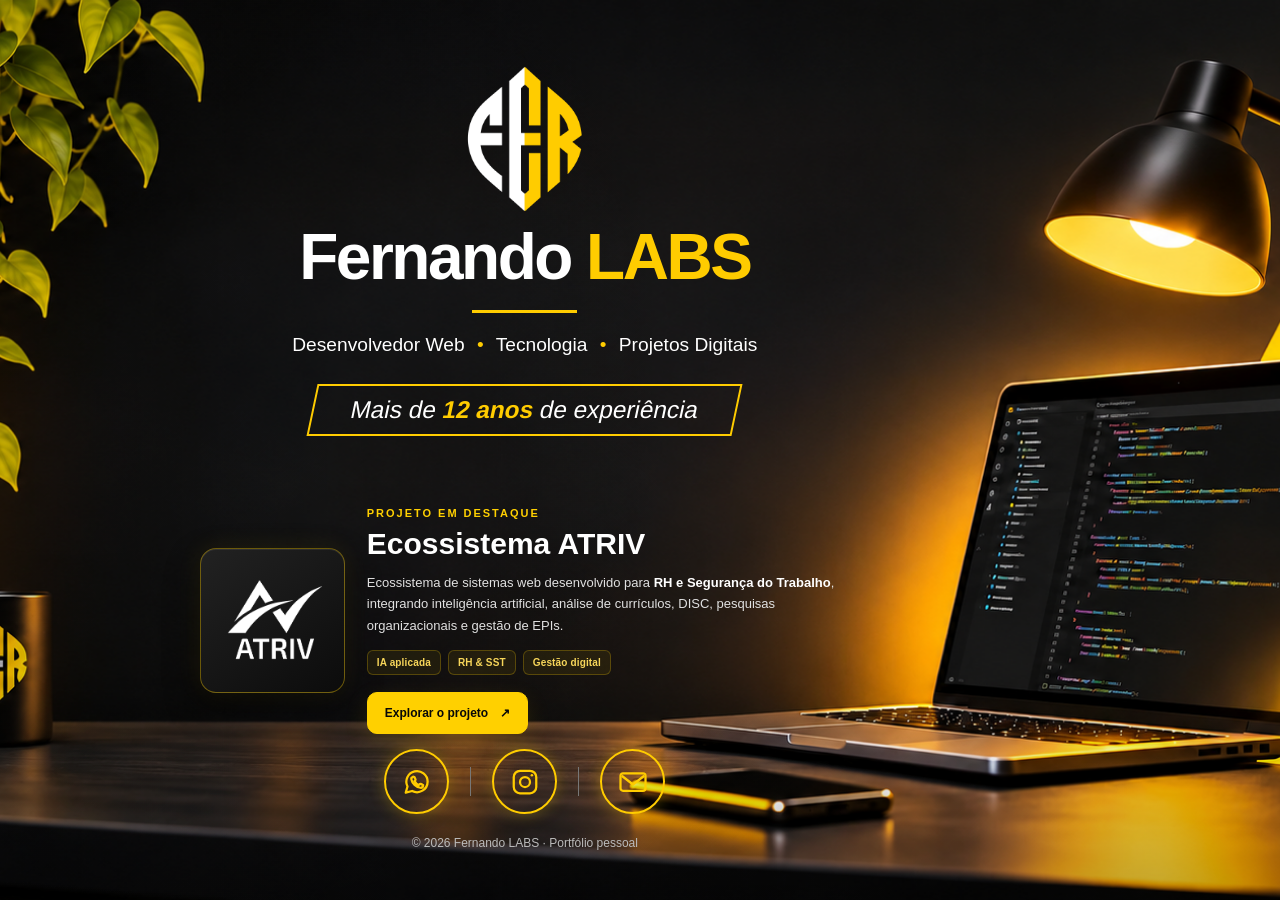
<file: index.html>
<!doctype html><html lang="pt-BR"><head><meta charset="utf-8"><meta name="viewport" content="width=device-width,initial-scale=1"><meta name="theme-color" content="#090909"><meta name="description" content="Fernando LABS — portfólio pessoal de desenvolvimento web e projetos digitais. Conheça o ecossistema ATRIV."><title>Fernando LABS | Portfólio de Desenvolvedor Web</title><link rel="icon" href="assets/favicon.png?v=2"><link rel="stylesheet" href="assets/style.css"></head><body><main class="home"><div class="scene" aria-hidden="true"></div><div class="content">
    
    <header class="brand">
      <div class="brand-identity">
        <img
        src="assets/logo-fernando.png"
        alt="Símbolo Fernando LABS"
        class="brand-symbol"
        width="120"
        height="120"
        fetchpriority="high"
        >

        <h1 class="brand-title">
          Fernando <span>LABS</span>
      </h1>
  </div>

  <div class="underline" aria-hidden="true"></div>

  <p class="brand-description">
    Desenvolvedor Web
    <span aria-hidden="true">•</span>
    Tecnologia
    <span aria-hidden="true">•</span>
    Projetos Digitais
</p>
</header>

<div class="experience">Mais de <strong>12 anos</strong> de experiência</div>


<section class="project" aria-labelledby="atriv-project-title">

    <div class="project-logo">
        <img
            src="assets/logo-atriv.png"
            alt="Logotipo ATRIV Consultoria Integrada"
            width="150"
            height="150"
            loading="lazy"
        >
    </div>

    <div class="project-copy">

        <span class="eyebrow">
            PROJETO EM DESTAQUE
        </span>

        <h2 id="atriv-project-title">
            Ecossistema ATRIV
        </h2>

        <p>
            Ecossistema de sistemas web desenvolvido para
            <strong>RH e Segurança do Trabalho</strong>,
            integrando inteligência artificial,
            análise de currículos, DISC, pesquisas
            organizacionais e gestão de EPIs.
        </p>

        <div class="project-tags" aria-label="Tecnologias e módulos">
            <span>IA aplicada</span>
            <span>RH &amp; SST</span>
            <span>Gestão digital</span>
        </div>

        <a href="atriv.html" class="project-link">
            Explorar o projeto
            <span aria-hidden="true">↗</span>
        </a>

    </div>

</section>


<nav class="social" aria-label="Redes sociais e contato"><a href="https://wa.me/5514996076867?text=Ol%C3%A1%2C%20vim%20pelo%20seu%20site" aria-label="WhatsApp" title="WhatsApp" target="_blank" rel="noopener noreferrer"><svg viewBox="0 0 24 24" fill="none" stroke="currentColor" stroke-width="1.8" stroke-linecap="round" stroke-linejoin="round"><path d="M20.5 11.7a8.5 8.5 0 0 1-12.4 7.5L3 20.5l1.4-4.9a8.5 8.5 0 1 1 16.1-3.9Z"/><path d="M8.4 8.3c.4-.6.7-.5 1-.5.3 0 .5.1.7.5l.7 1.6c.1.3 0 .5-.2.8l-.6.6c.8 1.5 1.9 2.5 3.4 3.2l.7-.8c.2-.2.5-.3.8-.2l1.7.8c.3.1.4.4.3.7-.2 1.3-1.1 1.7-2.2 1.6-3.2-.4-6.7-3.6-7.2-6.7-.2-1.1.1-1.7.9-1.6Z"/></svg></a><span class="divider"></span><a href="https://www.instagram.com/fernandoisouza" aria-label="Instagram" title="Instagram" target="_blank" rel="noopener noreferrer"><svg viewBox="0 0 24 24" fill="none" stroke="currentColor" stroke-width="1.8"><rect x="3" y="3" width="18" height="18" rx="5"/><circle cx="12" cy="12" r="4"/><circle cx="17.5" cy="6.5" r="1" fill="currentColor" stroke="none"/></svg></a><span class="divider"></span><a href="mailto:fsouza.dev@gmail.com" aria-label="E-mail" title="E-mail"><svg viewBox="0 0 24 24" fill="none" stroke="currentColor" stroke-width="1.8" stroke-linejoin="round"><rect x="2" y="5" width="20" height="14" rx="2"/><path d="m3 7 9 7 9-7"/></svg></a></nav><footer>© <span id="year">2026</span> Fernando LABS · Portfólio pessoal</footer></div></main><script src="assets/script.js"></script></body></html>
</file>
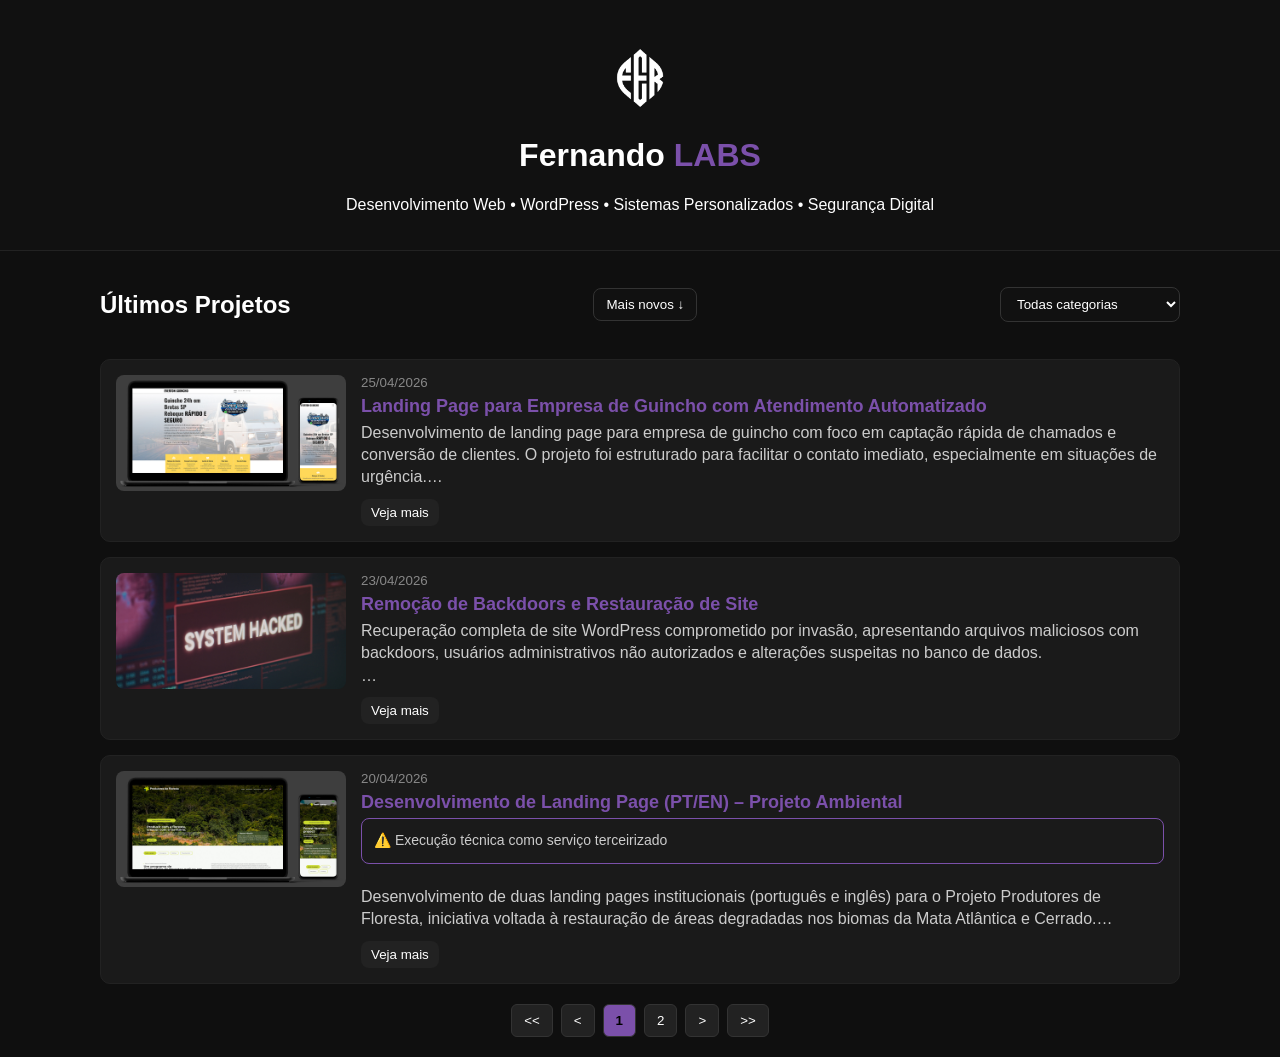
<file: blog/index.html>
<!DOCTYPE html>
<html lang="pt-br">
<head>
  <meta charset="UTF-8">
  <meta name="viewport" content="width=device-width, initial-scale=1.0">

  <title>Fernando LABS | Blog de Projetos</title>

  <meta name="description" content="Casos reais de criação de sites, landing pages e recuperação de sistemas por Fernando LABS.">
  <meta name="robots" content="index, follow">

  <meta property="og:title" content="Fernando LABS | Cases de Sites e Automação">
  <meta property="og:description" content="Veja projetos reais de criação de sites, landing pages e recuperação de sistemas.">
  <meta property="og:image" content="logo.png">
  <meta property="og:type" content="website">

  <link rel="icon" type="image/png" href="favicon.png" />
  <link rel="apple-touch-icon" href="favicon.png" />

  <link rel="stylesheet" href="style.css">
</head>

<body class="is-loaded">

  <header class="header">

    <a href="/" class="logo-btn">
      <img src="logo.png" alt="Fernando LABS">
    </a>
    <h1>Fernando <strong style="color: #7b50aa;">LABS</strong></h1>
    <p>Desenvolvimento Web • WordPress • Sistemas Personalizados • Segurança Digital</p>
  </header>

  <main class="container">
    <div class="top-bar">
      <h2>Últimos Projetos</h2>
      <button id="sortBtn" class="sort-btn">
        Mais novos ↓
      </button>

      <select id="categoryFilter">
        <option value="all">Todas categorias</option>
        <option value="wordpress">WordPress</option>
        <option value="landing">Sites e Landing Pages</option>
        <option value="sites">Recuperação de Sites</option>
        <option value="suporte">Suporte</option>
        <option value="manutencao">Manutenção</option>
      </select>
    </div>
    <div id="posts"></div>

    <div class="pagination" id="pagination"></div>

  </main>

  <script src="script.js"></script>

  <div id="modal" class="modal">
    <div class="modal-box">
      <button class="close-btn" onclick="closeModal()">✕</button>
      <div id="modalContent"></div>
    </div>
  </div>

</body>
</html>
</file>
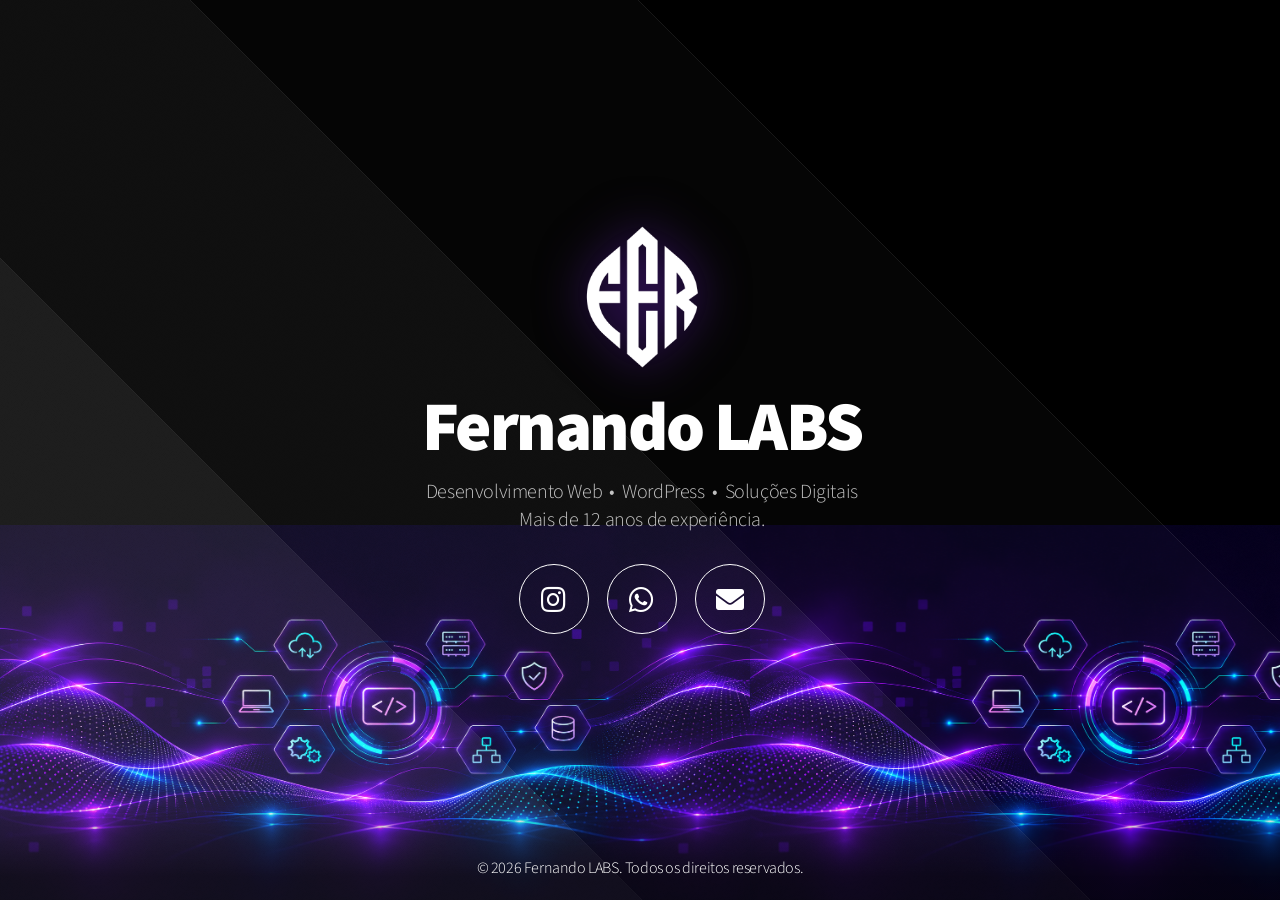
<file: OLD/index.html>
<!DOCTYPE HTML>
<!--
	Aerial by HTML5 UP
	html5up.net | @ajlkn
	Free for personal and commercial use under the CCA 3.0 license (html5up.net/license)
-->
<html>
<head>
	<title>Fernando LABS</title>
	<style>
        html, body {
          background: #0f0720;
      }
  </style>

  <meta charset="utf-8" />
  <meta name="viewport" content="width=device-width, initial-scale=1, user-scalable=no" />

  <!-- SEO -->
  <meta name="description" content="Fernando LABS: Criação de sites em WordPress, landing pages otimizadas, recuperação de sites invadidos, suporte técnico e automação digital." />
  <meta name="keywords" content="criação de sites, wordpress, landing page, seo, automação, suporte técnico, recuperação de site, fernando labs" />
  <meta name="author" content="Fernando LABS" />
  <meta name="robots" content="index, follow" />

  <!-- Open Graph (WhatsApp / Instagram / Facebook preview) -->
  <meta property="og:title" content="Fernando LABS | Criação de Sites e Automação" />
  <meta property="og:description" content="Sites em WordPress, landing pages otimizadas, suporte técnico e automação digital." />
  <meta property="og:image" content="https://fernandolabs.pages.dev/assets/css/images/logo.png" />
  <meta property="og:url" content="https://fernandolabs.pages.dev/" />
  <meta property="og:type" content="website" />

  <!-- Twitter Card -->
  <meta name="twitter:card" content="summary_large_image" />
  <meta name="twitter:title" content="Fernando LABS" />
  <meta name="twitter:description" content="Criação de sites e automação digital." />
  <meta name="twitter:image" content="https://fernandolabs.pages.dev/assets/css/images/logo.png" />

  <!-- Favicon -->
  <link rel="icon" type="image/png" href="assets/css/images/favicon.png" />
  <link rel="apple-touch-icon" href="assets/css/images/favicon.png" />

  <!-- CSS -->
  <link rel="stylesheet" href="assets/css/main.css" />
  <noscript><link rel="stylesheet" href="assets/css/noscript.css" /></noscript>
</head>
<body class="is-preload">
	<div id="wrapper">
		<div id="bg"></div>
		<div id="overlay"></div>
		<div id="main">

			<!-- Header -->
			<header id="header">
				<img src="assets/css/images/logo.png" alt="Logo Fernando Souza" class="logo">
				<h1>Fernando <strong>LABS</strong></h1>
				<p>Desenvolvimento Web &nbsp;&bull;&nbsp; WordPress &nbsp;&bull;&nbsp; Soluções Digitais<br> Mais de 12 anos de experiência.</p>
				<nav>
					<ul>
						<li><a href="https://www.instagram.com/fernando.labs" target="_blank" class="icon brands fa-instagram"><span class="label">Instagram</span></a></li>
						<!--<li><a href="https://www.facebook.com/fernandosouzaxc" target="_blank" class="icon brands fa-facebook-f"><span class="label">Facebook</span></a></li>-->
						<li><a href="https://wa.me/5514996076867?text=Olá,%20vim%20pelo%20seu%20site" target="_blank" class="icon brands fa-whatsapp"><span class="label">Whatsapp</span></a></li>
						<!--<li><a href="/blog" class="icon solid fa-briefcase"><span class="label">Case</span></a></li>-->
						<li><a href="mailto:fsouza.dev@gmail.com" target="_blank" class="icon solid fa-envelope"><span class="label">Email</span></a></li>
					</ul>
				</nav>
			</header>

			<!-- Footer -->
			<footer id="footer">
                <span class="copyright">
                    &copy; <script>document.write(new Date().getFullYear())</script>
                    Fernando LABS. Todos os direitos reservados.
                </span>
            </footer>

        </div>
    </div>
    <script>
      window.onload = function() { document.body.classList.remove('is-preload'); }
      window.ontouchmove = function() { return false; }
      window.onorientationchange = function() { document.body.scrollTop = 0; }
  </script>
</body>
</html>
</file>
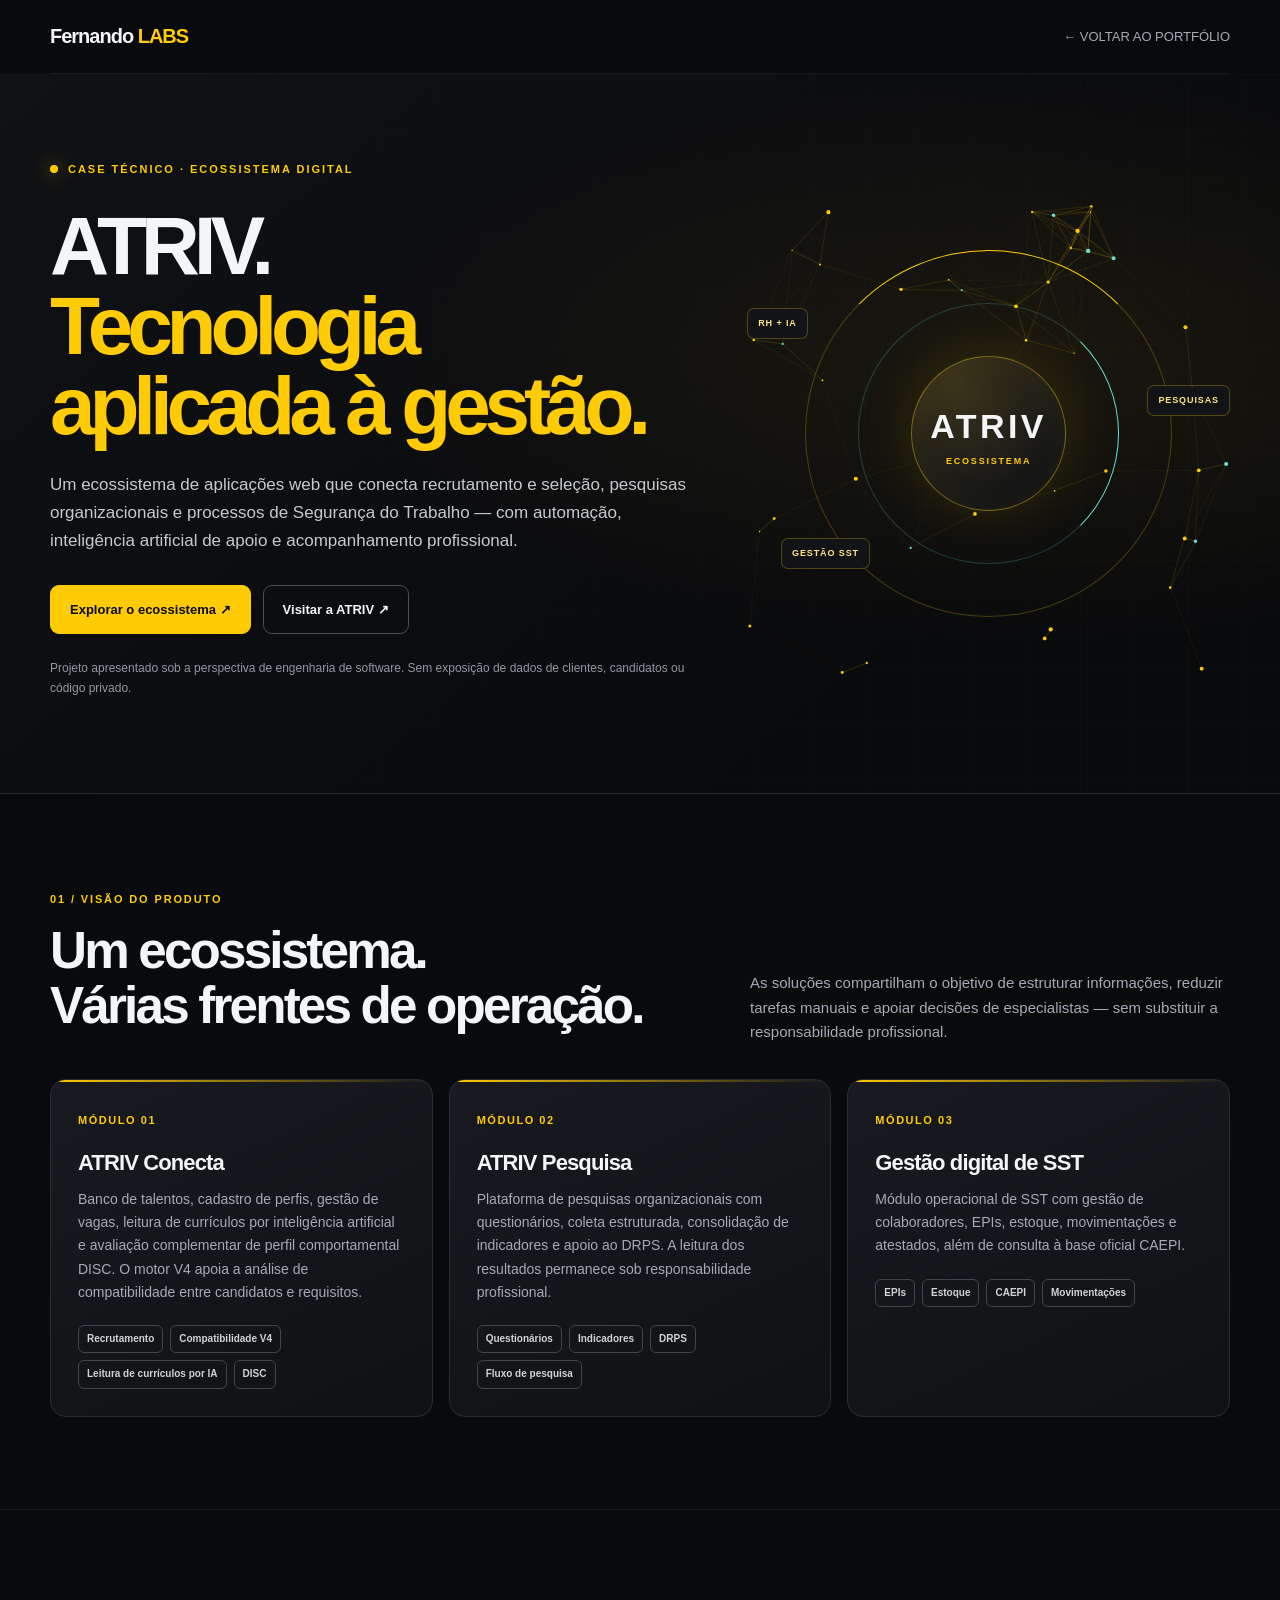
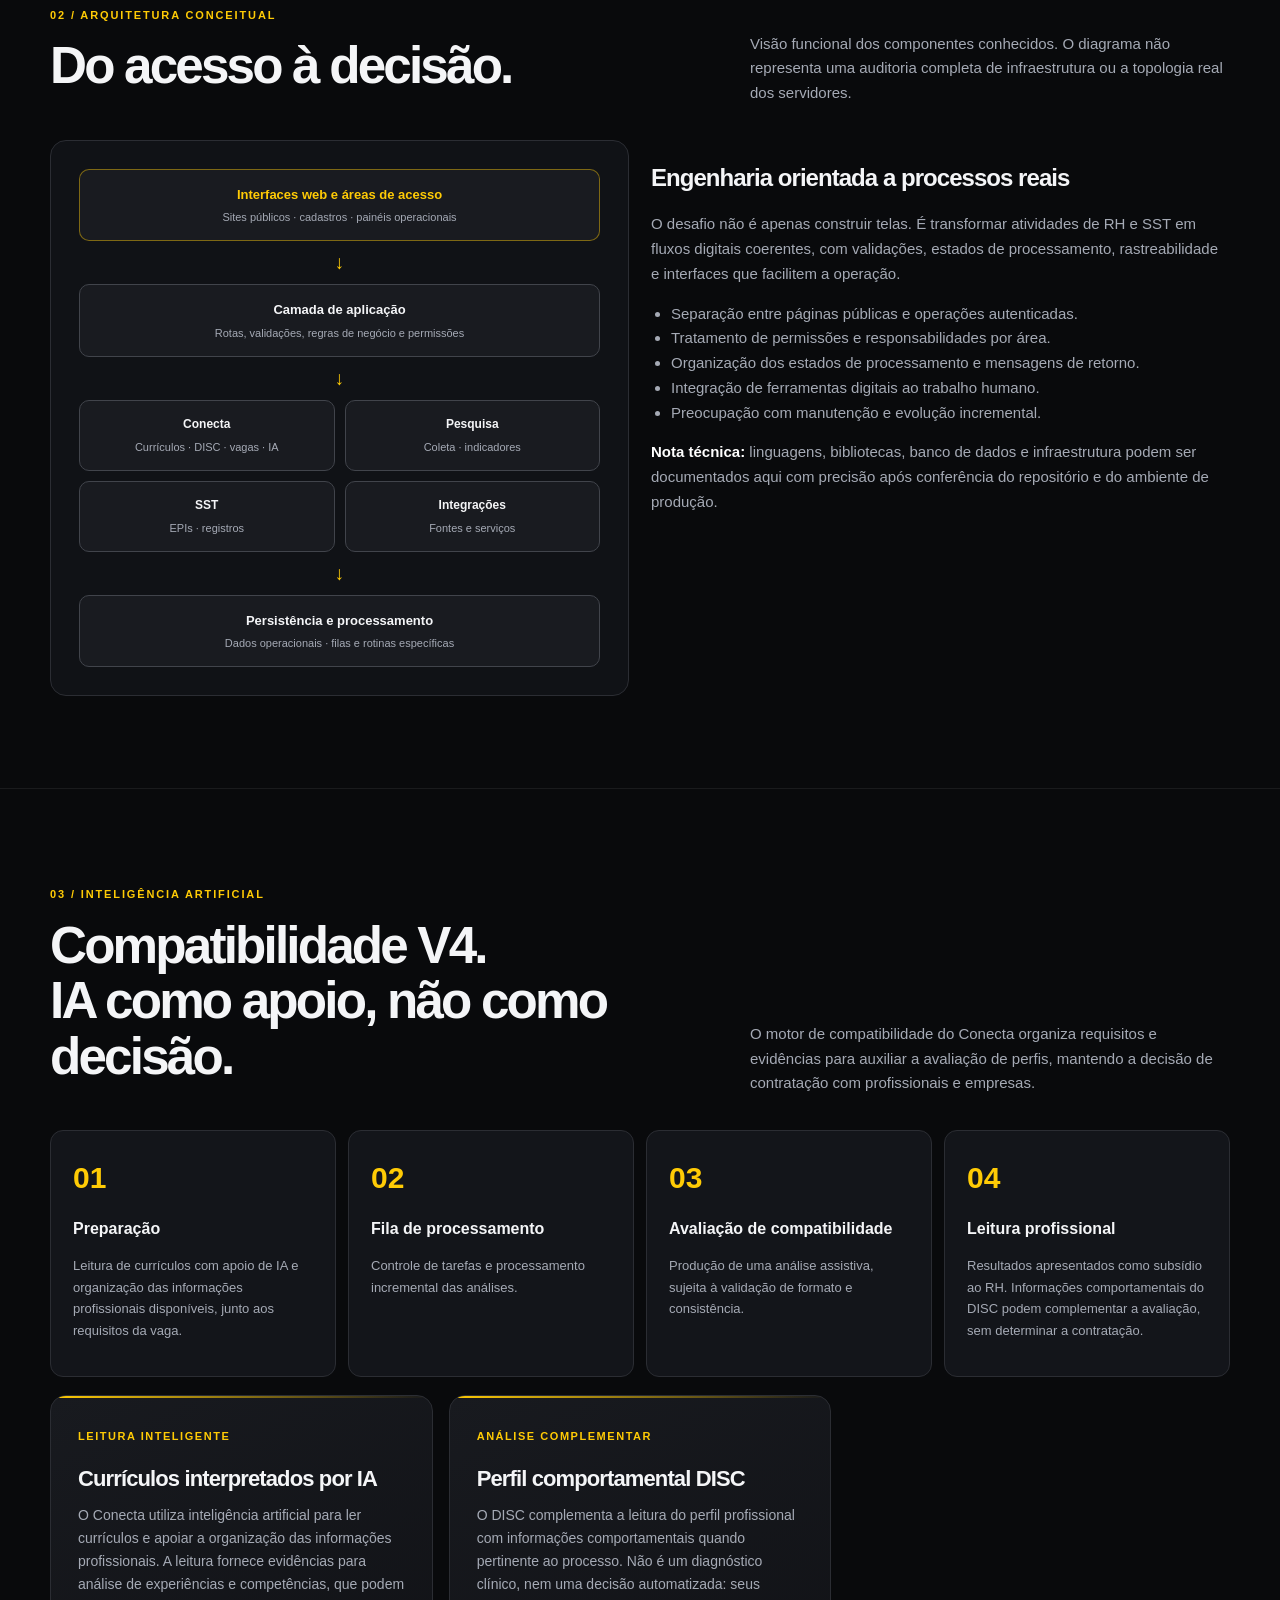
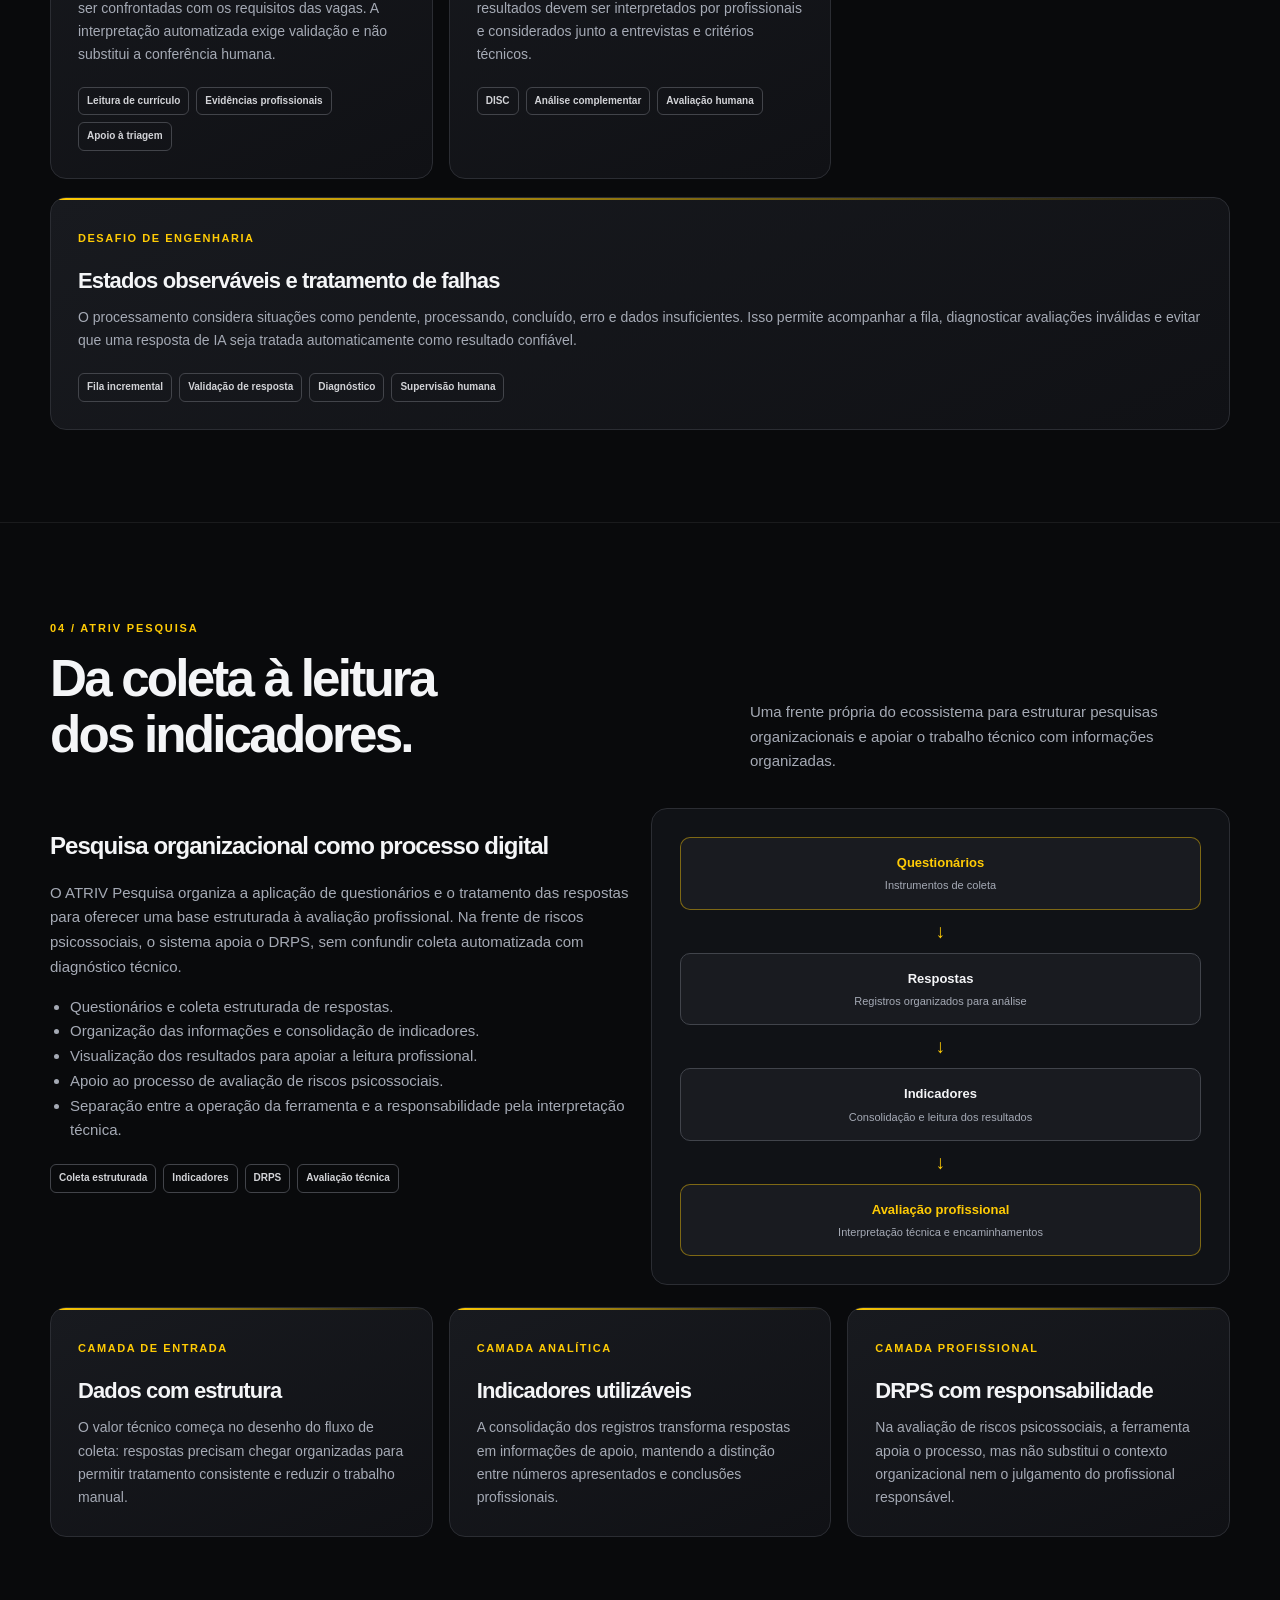
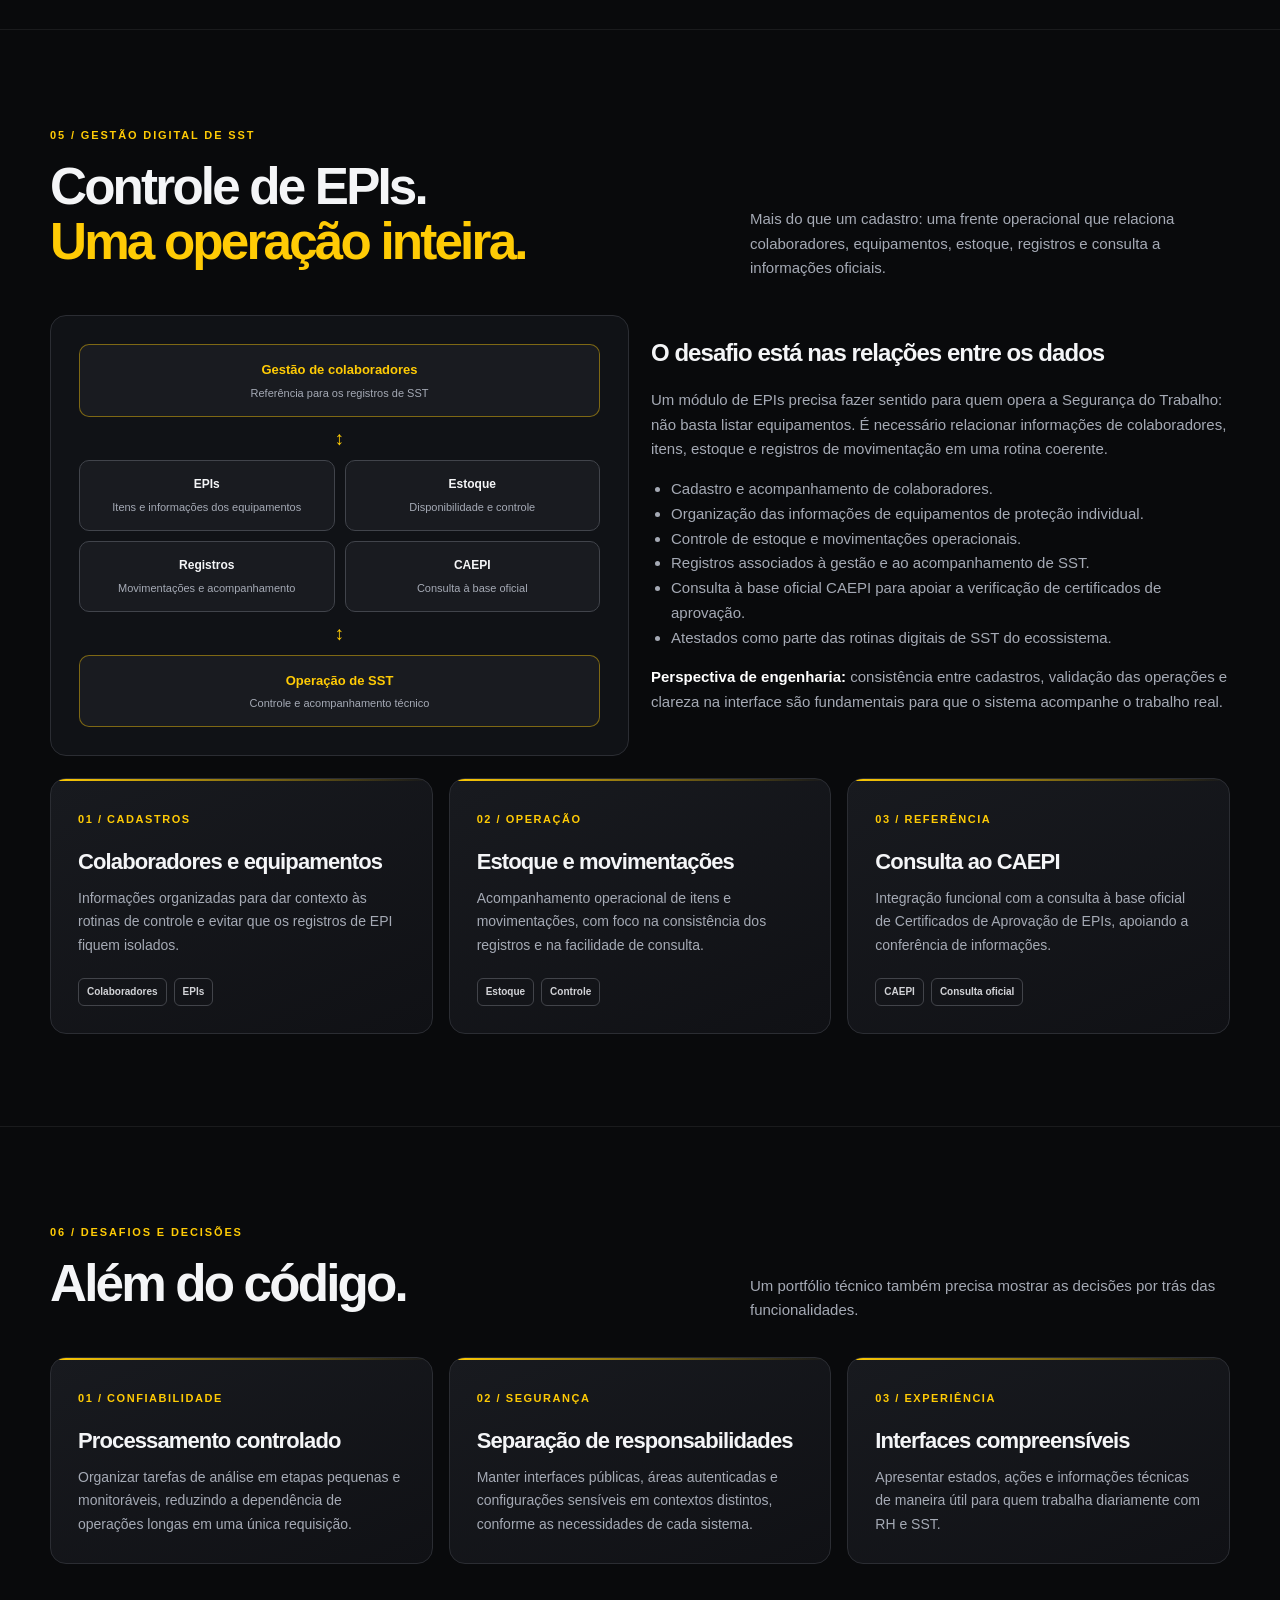
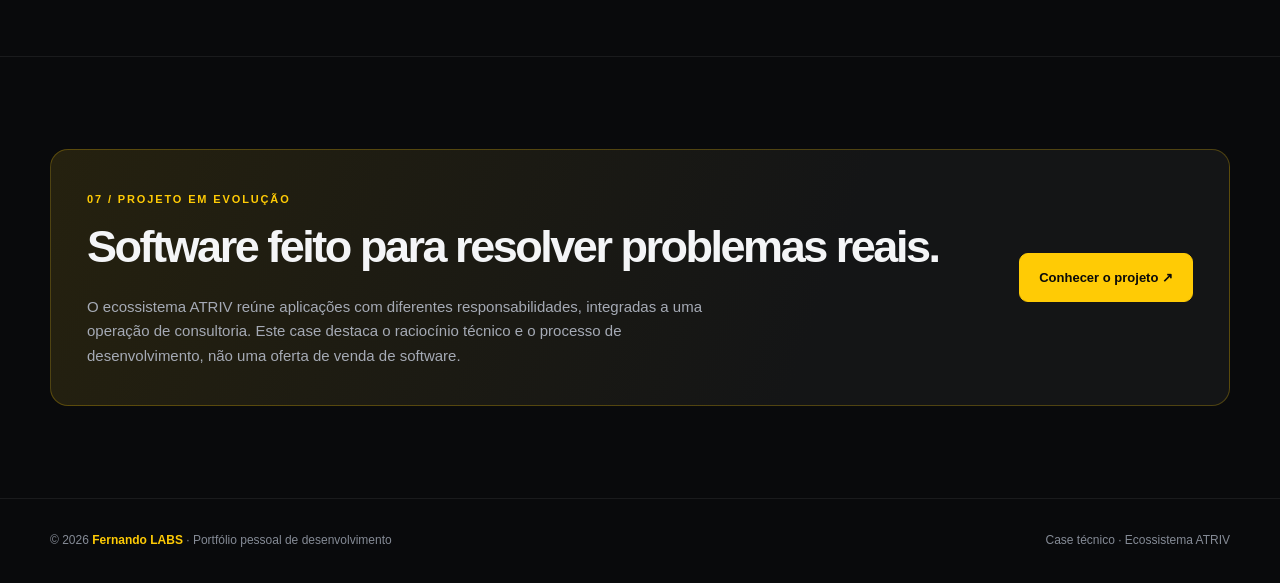
<file: atriv.html>
<!doctype html>
<html lang="pt-BR">
<head>
<meta charset="utf-8"><meta name="viewport" content="width=device-width,initial-scale=1">
<meta name="description" content="Case técnico do ecossistema ATRIV: aplicações web para RH, recrutamento, pesquisa organizacional e segurança do trabalho.">
<title>Ecossistema ATRIV — Case técnico | Fernando LABS</title>
<link rel="icon" href="assets/favicon.png?v=2">
<style>
:root{--bg:#090a0c;--panel:#111318;--panel2:#171a20;--line:#2b2d33;--ink:#f4f5f7;--muted:#a5aab5;--yellow:#ffcb05;--teal:#61e3d1;--blue:#43baf0}*{box-sizing:border-box}html{scroll-behavior:smooth}body{margin:0;background:var(--bg);color:var(--ink);font:15px/1.65 Inter,Arial,Helvetica,sans-serif}a{color:inherit;text-decoration:none}button{font:inherit}::selection{background:var(--yellow);color:#000}.wrap{width:min(1180px,calc(100% - 42px));margin:auto}.top{height:74px;display:flex;align-items:center;justify-content:space-between;gap:20px;border-bottom:1px solid #ffffff12}.brand{font-weight:900;font-size:20px;letter-spacing:-.05em}.brand b{color:var(--yellow)}.back{color:var(--muted);font-size:13px}.back:hover{color:var(--yellow)}.hero{position:relative;overflow:hidden;border-bottom:1px solid var(--line);background:radial-gradient(ellipse at 80% 40%,#3a300f55,transparent 46%),linear-gradient(140deg,#101114,#090a0c 75%)}.hero:before{content:"";position:absolute;inset:0;opacity:.24;background-image:linear-gradient(#ffffff10 1px,transparent 1px),linear-gradient(90deg,#ffffff10 1px,transparent 1px);background-size:54px 54px;mask-image:linear-gradient(90deg,transparent,#000)}.hero-inner{position:relative;display:grid;grid-template-columns:1.15fr .85fr;gap:44px;align-items:center;min-height:650px;padding:82px 0}.eyebrow{display:inline-flex;align-items:center;gap:10px;color:var(--yellow);font-size:11px;font-weight:900;letter-spacing:.18em;text-transform:uppercase}.eyebrow:before{content:"";width:8px;height:8px;border-radius:50%;background:var(--yellow);box-shadow:0 0 18px #ffcb05a8}h1{font-size:clamp(48px,6.4vw,92px);line-height:.98;letter-spacing:-.075em;margin:25px 0 24px}h1 em{font-style:normal;color:var(--yellow)}.lead{font-size:17px;max-width:670px;color:#c6c9d0}.actions{display:flex;gap:12px;flex-wrap:wrap;margin-top:30px}.btn{display:inline-flex;align-items:center;justify-content:center;padding:13px 19px;border:1px solid #4b4e55;border-radius:9px;font-weight:800;font-size:13px;transition:.2s}.btn.primary{background:var(--yellow);color:#0a0a0a;border-color:var(--yellow)}.btn:hover{transform:translateY(-2px);border-color:var(--yellow)}.tech-note{margin-top:25px;color:#9297a1;font-size:12px}.network{position:relative;aspect-ratio:1;max-width:510px;width:100%;margin:auto}.network canvas{position:absolute;inset:0;width:100%;height:100%}.ring{position:absolute;inset:12%;border:1px solid #ffcb0540;border-top-color:var(--yellow);border-radius:50%;animation:spin 19s linear infinite}.ring.r2{inset:23%;border-color:#61e3d13a;border-right-color:var(--teal);animation-direction:reverse;animation-duration:12s}.core{position:absolute;inset:34%;border:1px solid #ffcb0570;background:radial-gradient(circle at 30% 20%,#3b341b,#121316 75%);border-radius:50%;display:grid;place-content:center;text-align:center;box-shadow:0 0 55px #ffcb0520,inset 0 0 35px #ffcb0510;animation:pulse 4s ease-in-out infinite}.core strong{font-size:clamp(19px,2.7vw,34px);letter-spacing:.1em}.core small{font-size:9px;letter-spacing:.2em;color:var(--yellow);font-weight:900}.tag{position:absolute;background:#121419e8;border:1px solid #ffcb0545;border-radius:7px;padding:7px 10px;font-size:9px;letter-spacing:.1em;font-weight:900;color:#ffe483}.tag.a{left:0;top:24%}.tag.b{right:0;top:40%}.tag.c{left:7%;bottom:22%}@keyframes spin{to{transform:rotate(360deg)}}@keyframes pulse{50%{box-shadow:0 0 85px #ffcb0538,inset 0 0 35px #ffcb0520}}section.content{padding:92px 0;border-bottom:1px solid #ffffff12}.section-head{display:flex;justify-content:space-between;align-items:end;gap:30px;margin-bottom:34px}.kicker{font-size:11px;font-weight:900;letter-spacing:.17em;color:var(--yellow);text-transform:uppercase}.section-head h2{font-size:clamp(31px,4vw,53px);line-height:1.08;letter-spacing:-.055em;margin:12px 0}.section-head p{max-width:480px;color:var(--muted);margin:0}.grid{display:grid;grid-template-columns:repeat(3,minmax(0,1fr));gap:16px}.card{background:linear-gradient(155deg,#181a1f,#101115);border:1px solid var(--line);border-radius:16px;padding:27px;position:relative;overflow:hidden}.card:before{content:"";position:absolute;top:0;left:0;right:0;height:2px;background:linear-gradient(90deg,var(--yellow),transparent)}.card .num{color:var(--yellow);font-size:11px;font-weight:900;letter-spacing:.14em}.card h3{font-size:22px;letter-spacing:-.04em;line-height:1.2;margin:18px 0 12px}.card p{color:var(--muted);font-size:14px;margin:0}.chips{display:flex;flex-wrap:wrap;gap:7px;margin-top:21px}.chip{border:1px solid #42444a;border-radius:6px;padding:5px 8px;font-size:10px;font-weight:750;color:#d2d3d7}.architecture{display:grid;grid-template-columns:1fr 1fr;gap:22px}.diagram{background:#101216;border:1px solid var(--line);border-radius:16px;padding:28px;display:grid;gap:12px}.node{border:1px solid #41444b;border-radius:10px;padding:14px 18px;background:#191b20;text-align:center;font-weight:800;font-size:13px}.node.highlight{border-color:#ffcb0570;color:var(--yellow)}.node small{display:block;color:var(--muted);font-weight:400;font-size:11px;margin-top:3px}.arrow{text-align:center;color:var(--yellow);font-size:19px;line-height:1}.stack{display:grid;grid-template-columns:1fr 1fr;gap:10px}.stack .node{font-size:12px}.explain{padding:18px 0}.explain h3{font-size:24px;letter-spacing:-.04em;margin:0 0 12px}.explain p,.explain li{color:var(--muted)}.explain ul{padding-left:20px}.flow{display:grid;grid-template-columns:repeat(4,1fr);gap:12px}.step{border:1px solid var(--line);border-radius:13px;background:#13151a;padding:22px}.step b{font-size:30px;color:var(--yellow);display:block}.step h3{font-size:16px;line-height:1.3}.step p{font-size:13px;color:var(--muted)}.callout{background:linear-gradient(110deg,#25210f,#141516 65%);border:1px solid #ffcb0540;border-radius:18px;padding:36px;display:flex;align-items:center;justify-content:space-between;gap:30px}.callout h2{font-size:clamp(28px,4vw,45px);letter-spacing:-.055em;margin:0 0 10px}.callout p{color:var(--muted);margin:0;max-width:650px}.foot{padding:32px 0;display:flex;justify-content:space-between;gap:20px;color:#858b96;font-size:12px}.foot b{color:var(--yellow)}.reveal{opacity:0;transform:translateY(20px);transition:opacity .7s,transform .7s}.reveal.visible{opacity:1;transform:none}@media(max-width:850px){.hero-inner,.architecture{grid-template-columns:1fr}.hero-inner{padding:60px 0}.network{max-width:440px}.grid{grid-template-columns:repeat(2,1fr)}.flow{grid-template-columns:repeat(2,1fr)}.section-head{display:block}.section-head p{margin-top:14px}}@media(max-width:580px){.grid,.flow{grid-template-columns:1fr}.hero-inner{gap:0}.network{max-width:340px}.tag{font-size:7px;padding:5px}.core small{font-size:7px}section.content{padding:65px 0}.callout{display:block;padding:25px}.callout .btn{margin-top:20px}.foot{display:block}.back{font-size:11px}.lead{font-size:15px}}@media(prefers-reduced-motion:reduce){html{scroll-behavior:auto}.ring,.core{animation:none}.reveal{opacity:1;transform:none;transition:none}.btn{transition:none}}
</style>
</head>
<body>
<header class="wrap top"><a href="/" class="brand">Fernando <b>LABS</b></a><a class="back" href="/">← VOLTAR AO PORTFÓLIO</a></header>
<main>
<section class="hero"><div class="wrap hero-inner"><div><span class="eyebrow">Case técnico · Ecossistema digital</span><h1>ATRIV.<br><em>Tecnologia aplicada à gestão.</em></h1><p class="lead">Um ecossistema de aplicações web que conecta recrutamento e seleção, pesquisas organizacionais e processos de Segurança do Trabalho — com automação, inteligência artificial de apoio e acompanhamento profissional.</p><div class="actions"><a class="btn primary" href="#modulos">Explorar o ecossistema ↗</a><a class="btn" href="https://atriv.com.br/" target="_blank" rel="noopener noreferrer">Visitar a ATRIV ↗</a></div><p class="tech-note">Projeto apresentado sob a perspectiva de engenharia de software. Sem exposição de dados de clientes, candidatos ou código privado.</p></div><div class="network" aria-label="Representação animada de uma rede de sistemas conectados"><canvas id="net" aria-hidden="true"></canvas><div class="ring"></div><div class="ring r2"></div><div class="core"><strong>ATRIV</strong><small>ECOSSISTEMA</small></div><span class="tag a">RH + IA</span><span class="tag b">PESQUISAS</span><span class="tag c">GESTÃO SST</span></div></div></section>
<section class="content" id="modulos"><div class="wrap"><div class="section-head reveal"><div><span class="kicker">01 / Visão do produto</span><h2>Um ecossistema.<br>Várias frentes de operação.</h2></div><p>As soluções compartilham o objetivo de estruturar informações, reduzir tarefas manuais e apoiar decisões de especialistas — sem substituir a responsabilidade profissional.</p></div><div class="grid"><article class="card reveal"><span class="num">MÓDULO 01</span><h3>ATRIV Conecta</h3><p>Banco de talentos, cadastro de perfis, gestão de vagas, leitura de currículos por inteligência artificial e avaliação complementar de perfil comportamental DISC. O motor V4 apoia a análise de compatibilidade entre candidatos e requisitos.</p><div class="chips"><span class="chip">Recrutamento</span><span class="chip">Compatibilidade V4</span><span class="chip">Leitura de currículos por IA</span><span class="chip">DISC</span></div></article><article class="card reveal"><span class="num">MÓDULO 02</span><h3>ATRIV Pesquisa</h3><p>Plataforma de pesquisas organizacionais com questionários, coleta estruturada, consolidação de indicadores e apoio ao DRPS. A leitura dos resultados permanece sob responsabilidade profissional.</p><div class="chips"><span class="chip">Questionários</span><span class="chip">Indicadores</span><span class="chip">DRPS</span><span class="chip">Fluxo de pesquisa</span></div></article><article class="card reveal"><span class="num">MÓDULO 03</span><h3>Gestão digital de SST</h3><p>Módulo operacional de SST com gestão de colaboradores, EPIs, estoque, movimentações e atestados, além de consulta à base oficial CAEPI.</p><div class="chips"><span class="chip">EPIs</span><span class="chip">Estoque</span><span class="chip">CAEPI</span><span class="chip">Movimentações</span></div></article></div></div></section>
<section class="content" id="arquitetura"><div class="wrap"><div class="section-head reveal"><div><span class="kicker">02 / Arquitetura conceitual</span><h2>Do acesso à decisão.</h2></div><p>Visão funcional dos componentes conhecidos. O diagrama não representa uma auditoria completa de infraestrutura ou a topologia real dos servidores.</p></div><div class="architecture"><div class="diagram reveal"><div class="node highlight">Interfaces web e áreas de acesso<small>Sites públicos · cadastros · painéis operacionais</small></div><div class="arrow">↓</div><div class="node">Camada de aplicação<small>Rotas, validações, regras de negócio e permissões</small></div><div class="arrow">↓</div><div class="stack"><div class="node">Conecta<small>Currículos · DISC · vagas · IA</small></div><div class="node">Pesquisa<small>Coleta · indicadores</small></div><div class="node">SST<small>EPIs · registros</small></div><div class="node">Integrações<small>Fontes e serviços</small></div></div><div class="arrow">↓</div><div class="node">Persistência e processamento<small>Dados operacionais · filas e rotinas específicas</small></div></div><div class="explain reveal"><h3>Engenharia orientada a processos reais</h3><p>O desafio não é apenas construir telas. É transformar atividades de RH e SST em fluxos digitais coerentes, com validações, estados de processamento, rastreabilidade e interfaces que facilitem a operação.</p><ul><li>Separação entre páginas públicas e operações autenticadas.</li><li>Tratamento de permissões e responsabilidades por área.</li><li>Organização dos estados de processamento e mensagens de retorno.</li><li>Integração de ferramentas digitais ao trabalho humano.</li><li>Preocupação com manutenção e evolução incremental.</li></ul><p><strong style="color:#fff">Nota técnica:</strong> linguagens, bibliotecas, banco de dados e infraestrutura podem ser documentados aqui com precisão após conferência do repositório e do ambiente de produção.</p></div></div></div></section>
<section class="content"><div class="wrap"><div class="section-head reveal"><div><span class="kicker">03 / Inteligência artificial</span><h2>Compatibilidade V4.<br>IA como apoio, não como decisão.</h2></div><p>O motor de compatibilidade do Conecta organiza requisitos e evidências para auxiliar a avaliação de perfis, mantendo a decisão de contratação com profissionais e empresas.</p></div><div class="flow"><div class="step reveal"><b>01</b><h3>Preparação</h3><p>Leitura de currículos com apoio de IA e organização das informações profissionais disponíveis, junto aos requisitos da vaga.</p></div><div class="step reveal"><b>02</b><h3>Fila de processamento</h3><p>Controle de tarefas e processamento incremental das análises.</p></div><div class="step reveal"><b>03</b><h3>Avaliação de compatibilidade</h3><p>Produção de uma análise assistiva, sujeita à validação de formato e consistência.</p></div><div class="step reveal"><b>04</b><h3>Leitura profissional</h3><p>Resultados apresentados como subsídio ao RH. Informações comportamentais do DISC podem complementar a avaliação, sem determinar a contratação.</p></div></div><div class="grid" style="margin-top:18px"><article class="card reveal"><span class="num">LEITURA INTELIGENTE</span><h3>Currículos interpretados por IA</h3><p>O Conecta utiliza inteligência artificial para ler currículos e apoiar a organização das informações profissionais. A leitura fornece evidências para análise de experiências e competências, que podem ser confrontadas com os requisitos das vagas. A interpretação automatizada exige validação e não substitui a conferência humana.</p><div class="chips"><span class="chip">Leitura de currículo</span><span class="chip">Evidências profissionais</span><span class="chip">Apoio à triagem</span></div></article><article class="card reveal"><span class="num">ANÁLISE COMPLEMENTAR</span><h3>Perfil comportamental DISC</h3><p>O DISC complementa a leitura do perfil profissional com informações comportamentais quando pertinente ao processo. Não é um diagnóstico clínico, nem uma decisão automatizada: seus resultados devem ser interpretados por profissionais e considerados junto a entrevistas e critérios técnicos.</p><div class="chips"><span class="chip">DISC</span><span class="chip">Análise complementar</span><span class="chip">Avaliação humana</span></div></article></div><div class="card reveal" style="margin-top:18px"><span class="num">DESAFIO DE ENGENHARIA</span><h3>Estados observáveis e tratamento de falhas</h3><p>O processamento considera situações como pendente, processando, concluído, erro e dados insuficientes. Isso permite acompanhar a fila, diagnosticar avaliações inválidas e evitar que uma resposta de IA seja tratada automaticamente como resultado confiável.</p><div class="chips"><span class="chip">Fila incremental</span><span class="chip">Validação de resposta</span><span class="chip">Diagnóstico</span><span class="chip">Supervisão humana</span></div></div></div></section>

<section class="content" id="pesquisa"><div class="wrap">
 <div class="section-head reveal"><div><span class="kicker">04 / ATRIV Pesquisa</span><h2>Da coleta à leitura<br>dos indicadores.</h2></div><p>Uma frente própria do ecossistema para estruturar pesquisas organizacionais e apoiar o trabalho técnico com informações organizadas.</p></div>
 <div class="architecture"><div class="explain reveal"><h3>Pesquisa organizacional como processo digital</h3><p>O ATRIV Pesquisa organiza a aplicação de questionários e o tratamento das respostas para oferecer uma base estruturada à avaliação profissional. Na frente de riscos psicossociais, o sistema apoia o DRPS, sem confundir coleta automatizada com diagnóstico técnico.</p><ul><li>Questionários e coleta estruturada de respostas.</li><li>Organização das informações e consolidação de indicadores.</li><li>Visualização dos resultados para apoiar a leitura profissional.</li><li>Apoio ao processo de avaliação de riscos psicossociais.</li><li>Separação entre a operação da ferramenta e a responsabilidade pela interpretação técnica.</li></ul><div class="chips"><span class="chip">Coleta estruturada</span><span class="chip">Indicadores</span><span class="chip">DRPS</span><span class="chip">Avaliação técnica</span></div></div>
 <div class="diagram reveal" aria-label="Fluxo conceitual do ATRIV Pesquisa"><div class="node highlight">Questionários<small>Instrumentos de coleta</small></div><div class="arrow">↓</div><div class="node">Respostas<small>Registros organizados para análise</small></div><div class="arrow">↓</div><div class="node">Indicadores<small>Consolidação e leitura dos resultados</small></div><div class="arrow">↓</div><div class="node highlight">Avaliação profissional<small>Interpretação técnica e encaminhamentos</small></div></div></div>
 <div class="grid" style="margin-top:22px"><article class="card reveal"><span class="num">CAMADA DE ENTRADA</span><h3>Dados com estrutura</h3><p>O valor técnico começa no desenho do fluxo de coleta: respostas precisam chegar organizadas para permitir tratamento consistente e reduzir o trabalho manual.</p></article><article class="card reveal"><span class="num">CAMADA ANALÍTICA</span><h3>Indicadores utilizáveis</h3><p>A consolidação dos registros transforma respostas em informações de apoio, mantendo a distinção entre números apresentados e conclusões profissionais.</p></article><article class="card reveal"><span class="num">CAMADA PROFISSIONAL</span><h3>DRPS com responsabilidade</h3><p>Na avaliação de riscos psicossociais, a ferramenta apoia o processo, mas não substitui o contexto organizacional nem o julgamento do profissional responsável.</p></article></div>
 </div></section>
<section class="content" id="epis"><div class="wrap">
 <div class="section-head reveal"><div><span class="kicker">05 / Gestão digital de SST</span><h2>Controle de EPIs.<br><span style="color:var(--yellow)">Uma operação inteira.</span></h2></div><p>Mais do que um cadastro: uma frente operacional que relaciona colaboradores, equipamentos, estoque, registros e consulta a informações oficiais.</p></div>
 <div class="architecture"><div class="diagram reveal" aria-label="Visão conceitual dos componentes da gestão de EPIs"><div class="node highlight">Gestão de colaboradores<small>Referência para os registros de SST</small></div><div class="arrow">↕</div><div class="stack"><div class="node">EPIs<small>Itens e informações dos equipamentos</small></div><div class="node">Estoque<small>Disponibilidade e controle</small></div><div class="node">Registros<small>Movimentações e acompanhamento</small></div><div class="node">CAEPI<small>Consulta à base oficial</small></div></div><div class="arrow">↕</div><div class="node highlight">Operação de SST<small>Controle e acompanhamento técnico</small></div></div>
 <div class="explain reveal"><h3>O desafio está nas relações entre os dados</h3><p>Um módulo de EPIs precisa fazer sentido para quem opera a Segurança do Trabalho: não basta listar equipamentos. É necessário relacionar informações de colaboradores, itens, estoque e registros de movimentação em uma rotina coerente.</p><ul><li>Cadastro e acompanhamento de colaboradores.</li><li>Organização das informações de equipamentos de proteção individual.</li><li>Controle de estoque e movimentações operacionais.</li><li>Registros associados à gestão e ao acompanhamento de SST.</li><li>Consulta à base oficial CAEPI para apoiar a verificação de certificados de aprovação.</li><li>Atestados como parte das rotinas digitais de SST do ecossistema.</li></ul><p><strong style="color:#fff">Perspectiva de engenharia:</strong> consistência entre cadastros, validação das operações e clareza na interface são fundamentais para que o sistema acompanhe o trabalho real.</p></div></div>
 <div class="grid" style="margin-top:22px"><article class="card reveal"><span class="num">01 / CADASTROS</span><h3>Colaboradores e equipamentos</h3><p>Informações organizadas para dar contexto às rotinas de controle e evitar que os registros de EPI fiquem isolados.</p><div class="chips"><span class="chip">Colaboradores</span><span class="chip">EPIs</span></div></article><article class="card reveal"><span class="num">02 / OPERAÇÃO</span><h3>Estoque e movimentações</h3><p>Acompanhamento operacional de itens e movimentações, com foco na consistência dos registros e na facilidade de consulta.</p><div class="chips"><span class="chip">Estoque</span><span class="chip">Controle</span></div></article><article class="card reveal"><span class="num">03 / REFERÊNCIA</span><h3>Consulta ao CAEPI</h3><p>Integração funcional com a consulta à base oficial de Certificados de Aprovação de EPIs, apoiando a conferência de informações.</p><div class="chips"><span class="chip">CAEPI</span><span class="chip">Consulta oficial</span></div></article></div>
 </div></section>

<section class="content"><div class="wrap"><div class="section-head reveal"><div><span class="kicker">06 / Desafios e decisões</span><h2>Além do código.</h2></div><p>Um portfólio técnico também precisa mostrar as decisões por trás das funcionalidades.</p></div><div class="grid"><article class="card reveal"><span class="num">01 / CONFIABILIDADE</span><h3>Processamento controlado</h3><p>Organizar tarefas de análise em etapas pequenas e monitoráveis, reduzindo a dependência de operações longas em uma única requisição.</p></article><article class="card reveal"><span class="num">02 / SEGURANÇA</span><h3>Separação de responsabilidades</h3><p>Manter interfaces públicas, áreas autenticadas e configurações sensíveis em contextos distintos, conforme as necessidades de cada sistema.</p></article><article class="card reveal"><span class="num">03 / EXPERIÊNCIA</span><h3>Interfaces compreensíveis</h3><p>Apresentar estados, ações e informações técnicas de maneira útil para quem trabalha diariamente com RH e SST.</p></article></div></div></section>
<section class="content"><div class="wrap"><div class="callout reveal"><div><span class="kicker">07 / Projeto em evolução</span><h2>Software feito para resolver problemas reais.</h2><p>O ecossistema ATRIV reúne aplicações com diferentes responsabilidades, integradas a uma operação de consultoria. Este case destaca o raciocínio técnico e o processo de desenvolvimento, não uma oferta de venda de software.</p></div><a class="btn primary" href="https://atriv.com.br/" target="_blank" rel="noopener noreferrer">Conhecer o projeto ↗</a></div></div></section>
</main><footer class="wrap foot"><span>© 2026 <b>Fernando LABS</b> · Portfólio pessoal de desenvolvimento</span><span>Case técnico · Ecossistema ATRIV</span></footer>
<script>
(()=>{const canvas=document.getElementById('net');const ctx=canvas.getContext('2d');const box=canvas.parentElement;const mq=matchMedia('(prefers-reduced-motion: reduce)');let w=0,h=0,pts=[],raf=0,prev=0;function resize(){const r=box.getBoundingClientRect(),d=Math.min(devicePixelRatio||1,2);w=r.width;h=r.height;canvas.width=Math.round(w*d);canvas.height=Math.round(h*d);ctx.setTransform(d,0,0,d,0,0);pts=Array.from({length:w<380?28:44},()=>({x:Math.random()*w,y:Math.random()*h,vx:(Math.random()-.5)*.35,vy:(Math.random()-.5)*.35,r:Math.random()*1.7+.6}))}function draw(t=0){ctx.clearRect(0,0,w,h);const dt=prev?Math.min((t-prev)/16.67,2):1;prev=t;pts.forEach((p,i)=>{if(!mq.matches){p.x+=p.vx*dt;p.y+=p.vy*dt;if(p.x<0||p.x>w)p.vx*=-1;if(p.y<0||p.y>h)p.vy*=-1}for(let j=i+1;j<pts.length;j++){const q=pts[j],dist=Math.hypot(p.x-q.x,p.y-q.y);if(dist<125){ctx.strokeStyle=`rgba(255,203,5,${(1-dist/125)*.27})`;ctx.lineWidth=.8;ctx.beginPath();ctx.moveTo(p.x,p.y);ctx.lineTo(q.x,q.y);ctx.stroke()}}ctx.fillStyle=i%5===0?'#61e3d1':'#ffcb05';ctx.beginPath();ctx.arc(p.x,p.y,p.r,0,Math.PI*2);ctx.fill()})}function loop(t){draw(t);if(!mq.matches&&!document.hidden)raf=requestAnimationFrame(loop)}function start(){cancelAnimationFrame(raf);prev=0;if(!document.hidden){if(mq.matches)draw();else raf=requestAnimationFrame(loop)}}new ResizeObserver(()=>{resize();start()}).observe(box);document.addEventListener('visibilitychange',start);mq.addEventListener('change',start);resize();start();const ob=new IntersectionObserver(entries=>{entries.forEach(e=>{if(e.isIntersecting){e.target.classList.add('visible');ob.unobserve(e.target)}})},{threshold:.08});document.querySelectorAll('.reveal').forEach(el=>ob.observe(el))})();
</script>
</body></html>
</file>
<file: assets/style.css>
*{box-sizing:border-box}html{min-height:100%;background:#080809}body{margin:0;color:#fff;font-family:Arial,Helvetica,sans-serif}a{color:inherit}.home{position:relative;isolation:isolate;min-height:100svh;display:flex;align-items:center;justify-content:center;overflow:hidden;padding:42px 24px 28px;background:#080809}.scene{position:absolute;z-index:-1;inset:0;background-image:url(workspace.webp);background-size:cover;background-position:center center}.scene:after{content:"";position:absolute;inset:0;background:linear-gradient(90deg,rgba(0,0,0,.12),transparent 62%),linear-gradient(0deg,rgba(0,0,0,.23),transparent 22%)}.content{width:min(710px,100%);margin-left:clamp(-310px,-18vw,-60px);text-align:center}

.brand-identity {
    display: flex;
    flex-direction: column;
    align-items: center;
    justify-content: center;
}

.brand-symbol {
    display: block;
    width: 135px;
    height: 150px;
    object-fit: contain;
    margin: 0 auto 8px;
}

.brand-title {
    margin: 0;
    font-size: clamp(54px, 5vw, 82px);
    font-weight: 800;
    line-height: 1.1;
    letter-spacing: -2.5px;
    white-space: nowrap;
}

.brand-title span {
    color: #ffcc00;
}

.brand-description {
    font-size: clamp(17px, 1.6vw, 24px);
    margin: 0;
    white-space: nowrap;
}

.brand-description span {
    color: #ffcc00;
    margin: 0 7px;
}

.brand h1 span{color:#ffcc00}.underline{width:105px;height:3px;background:#ffcc00;margin:18px auto 21px}.brand p{font-size:clamp(15px,1.5vw,22px);margin:0;white-space:nowrap}.brand p b{color:#ffcc00;margin:0 7px}.experience{display:inline-block;position:relative;margin:28px auto 27px;padding:10px 37px;border:2px solid #ffcc00;transform:skewX(-12deg);font-size:clamp(17px,1.9vw,27px);white-space:nowrap}.experience strong{color:#ffcc00}.experience>*{transform:skewX(12deg)}.project{display:flex;align-items:center;gap:24px;margin:0 auto 27px;max-width:660px;text-align:left;padding:10px 0}.project-logo{flex:0 0 205px;display:flex;align-items:center;justify-content:center;border-right:1px solid #858585;padding-right:20px}.project-logo img{width:100%;max-height:135px;object-fit:contain;background:#fff;border-radius:8px}.project-copy{flex:1;min-width:0}.eyebrow{font-size:12px;font-weight:700;letter-spacing:3px;color:#ffcc00}.project h2{font-size:25px;margin:7px 0}.project p{font-size:15px;line-height:1.5;margin:0 0 13px;color:#eee}.project-link{display:inline-flex;align-items:center;gap:12px;background:#ffcc00;color:#080808;text-decoration:none;font-weight:800;font-size:14px;border-radius:10px;padding:13px 17px;transition:transform .2s,background .2s}.project-link:hover{transform:translateY(-2px);background:#ffe166}.social{display:flex;align-items:center;justify-content:center;gap:21px;margin:5px auto 22px}.social a{display:grid;place-items:center;width:65px;height:65px;border:2px solid #ffcc00;border-radius:50%;color:#ffcc00;box-shadow:0 0 16px #ffcc004d;transition:transform .2s,background .2s}.social a:hover{transform:translateY(-3px);background:#ffcc001c}.social svg{width:30px;height:30px}.divider{height:29px;width:1px;background:#777}footer{font-size:12px;color:#bbb}@media(max-width:1100px){.content{margin-left:-14vw;width:min(650px,100%)}.scene{background-position:57% center}}@media(max-width:760px){.home{padding:35px 20px;min-height:100svh;align-items:center}.scene{background-position:65% center;opacity:.55}.scene:after{background:rgba(0,0,0,.58)}.content{margin-left:0}.brand-symbol{width:72px;height:90px}.brand h1{font-size:clamp(35px,8vw,55px);letter-spacing:-1.5px}.brand p{font-size:14px;white-space:normal;line-height:1.7}.experience{margin:23px auto 17px;padding:10px 15px;font-size:17px}.project{flex-direction:column;gap:12px;text-align:center;padding:10px 0}.project-logo{border-right:0;padding:0;flex:auto;width:155px}.project-logo img{max-height:105px}.project h2{font-size:22px}.project p{font-size:14px}.social a{width:55px;height:55px}.social svg{width:26px;height:26px}}@media(max-width:370px){.brand h1{font-size:33px}.brand p b{margin:0 2px}.experience{font-size:15px}.project-link{font-size:13px}}


/* ==========================================
   FERNANDO LABS — PROJETO ATRIV
   ========================================== */

.project {
    display: flex;
    align-items: center;
    gap: 22px;
    width: min(100%, 650px);
    margin: 34px auto 0;
    text-align: left;
}

/* Card do logotipo */

.project-logo {
    flex: 0 0 145px;
    width: 145px;
    height: 145px;
    display: flex;
    align-items: center;
    justify-content: center;
    padding: 17px;

    background: linear-gradient(
        145deg,
        rgba(35,35,35,.96),
        rgba(12,12,12,.98)
    );

    border: 1px solid rgba(255,208,0,.38);
    border-radius: 16px;

    box-shadow:
        0 14px 35px rgba(0,0,0,.4),
        0 0 25px rgba(255,208,0,.09),
        inset 0 1px 0 rgba(255,255,255,.08);

    overflow: hidden;
    transition:
        transform .3s ease,
        border-color .3s ease,
        box-shadow .3s ease;
}

.project-logo:hover {
    transform: translateY(-4px);
    border-color: #FFD000;
    box-shadow:
        0 18px 40px rgba(0,0,0,.5),
        0 0 35px rgba(255,208,0,.18);
}

.project-logo img {
    display: block;
    width: 100%;
    height: 100%;
    max-width: 100%;
    max-height: 100%;
    object-fit: contain;
    background: transparent;
    border: 0;
    border-radius: 0;
}

/* Conteúdo */

.project-copy {
    flex: 1;
    min-width: 0;
}

.project-copy .eyebrow {
    display: block;
    color: #FFD000;
    font-size: 11px;
    font-weight: 800;
    letter-spacing: .18em;
    margin-bottom: 8px;
}

.project-copy h2 {
    color: #FFFFFF;
    font-size: clamp(23px,2.5vw,30px);
    font-weight: 800;
    line-height: 1.15;
    margin: 0 0 10px;
}

.project-copy p {
    color: #E0E0E0;
    font-size: 13px;
    line-height: 1.65;
    margin: 0 0 14px;
}

.project-copy p strong {
    color: #FFFFFF;
    font-weight: 750;
}

/* Etiquetas técnicas */

.project-tags {
    display: flex;
    flex-wrap: wrap;
    gap: 7px;
    margin-bottom: 17px;
}

.project-tags span {
    display: inline-flex;
    align-items: center;
    padding: 6px 9px;
    border-radius: 6px;

    color: #F7D65A;
    background: rgba(255,208,0,.07);
    border: 1px solid rgba(255,208,0,.24);

    font-size: 10px;
    font-weight: 700;
    letter-spacing: .015em;
}

/* Botão */

.project-copy .project-link {
    display: inline-flex;
    align-items: center;
    justify-content: center;
    gap: 12px;

    min-height: 42px;
    padding: 11px 17px;

    background: #FFD000;
    color: #080808;
    border: 1px solid #FFD000;
    border-radius: 10px;

    font-size: 12px;
    font-weight: 850;
    text-decoration: none;

    box-shadow: 0 8px 24px rgba(255,208,0,.12);
    transition:
        transform .2s ease,
        background .2s ease,
        box-shadow .2s ease;
}

.project-copy .project-link:hover {
    background: #FFE05A;
    color: #080808;
    transform: translateY(-2px);
    box-shadow: 0 12px 30px rgba(255,208,0,.2);
}

/* Mobile */

@media (max-width: 600px) {
    .project {
        width: 100%;
        flex-direction: column;
        align-items: center;
        gap: 16px;
        margin-top: 27px;
        text-align: center;
    }

    .project-logo {
        flex: 0 0 auto;
        width: 112px;
        height: 112px;
        padding: 12px;
    }

    .project-copy h2 {
        font-size: 24px;
    }

    .project-copy p {
        font-size: 12px;
    }

    .project-tags {
        justify-content: center;
    }
}

@media (prefers-reduced-motion: reduce) {
    .project-logo,
    .project-copy .project-link {
        transition: none;
    }

    .project-logo:hover,
    .project-copy .project-link:hover {
        transform: none;
    }
}
</file>
<file: blog/style.css>
body {
  margin: 0;
  font-family: Arial, sans-serif;
  background: #0f0f0f;
  color: #fff;
}

/* ================= HEADER ================= */
.header {
  text-align: center;
  padding: 40px 20px 20px;
  background: #111;
  border-bottom: 1px solid #222;
}

.logo-btn {
  display: inline-flex;
  align-items: center;
  justify-content: center;
  padding: 8px;
  border-radius: 12px;
  transition: 0.2s;
  cursor: pointer;
}

.logo-btn img {
  height: 60px;
  display: block;
}

.logo-btn:hover {
  transform: scale(1.05);
  background: rgba(123, 80, 170, 1);
}

/* ================= CONTAINER ================= */
.container {
  max-width: 1080px;
  margin: auto;
  padding: 20px;
}

/* ================= TOPO ================= */
.top-bar {
  display: flex;
  justify-content: space-between;
  align-items: center;
  flex-wrap: wrap;
  gap: 10px;
  margin-bottom: 20px;
}

#categoryFilter {
  padding: 8px 12px;
  border-radius: 8px;
  border: 1px solid #333;
  background: #111;
  color: #fff;
}

/* ================= POSTS ================= */
.post {
  display: flex;
  gap: 15px;
  background: #1a1a1a;
  padding: 15px;
  margin-bottom: 15px;
  border-radius: 10px;
  border: 1px solid #222;
  align-items: flex-start;
  transition: 0.2s;
}

.post:hover {
  transform: translateY(-2px);
}

/* imagem */
.post-img {
  width: 230px;
  height: 116px;
  object-fit: cover;
  border-radius: 8px;
  flex-shrink: 0;
}

/* conteúdo */
.post-content {
  flex: 1;
  display: flex;
  flex-direction: column;
}

.post-content small {
  color: #888;
  margin-bottom: 6px;
}

.post-content h2 {
  margin: 0 0 5px;
  font-size: 18px;
  color: #7b50aa;
}

.post-content p {
  color: #ccc;
  line-height: 1.4;
  margin: 0;

  /* LIMITA TEXTO (NÃO QUEBRA MAIS O LAYOUT) */
  display: -webkit-box;
  -webkit-line-clamp: 4;
  -webkit-box-orient: vertical;
  overflow: hidden;
}

/* botão veja mais */
.see-more {
  margin-top: 10px;
  align-self: flex-start;
  padding: 6px 10px;
  border-radius: 8px;
  border: none;
  cursor: pointer;
  background: #222;
  color: #fff;
  transition: 0.2s;
}

.see-more:hover {
  background: rgba(123, 80, 170, 1);
}

.post-text {
  color: #ccc;
  line-height: 1.4;

  display: -webkit-box;
  -webkit-line-clamp: 3; /* quantidade de linhas visíveis */
  -webkit-box-orient: vertical;

  overflow: hidden;
}

/* ================= PAGINAÇÃO ================= */
.pagination {
  display: flex;
  justify-content: center;
  flex-wrap: wrap;
  gap: 8px;
  margin-top: 20px;
}

.pagination button {
  background: #222;
  color: #fff;
  border: 1px solid #333;
  padding: 8px 12px;
  border-radius: 6px;
  cursor: pointer;
}

.pagination button.active {
  background: #7b50aa;
  color: #000;
  font-weight: bold;
}

/* ================= MODAL ================= */
.modal {
  position: fixed;
  inset: 0;
  background: rgba(0,0,0,0.85);
  display: none;
  justify-content: center;
  align-items: center;
  z-index: 999;
}

.modal.active {
  display: flex;
}

.modal-box {
  background: #111;
  padding: 20px;
  border-radius: 12px;
  width: 90%;
  max-width: 500px;
  position: relative;
  color: #fff;

  /* 👇 NOVO: limite de altura */
  max-height: 80vh;

  /* 👇 NOVO: scroll interno */
  overflow-y: auto;
}

.modal-img {
  width: 100%;
  border-radius: 10px;
  margin-bottom: 10px;
}

.close-btn {
  position: absolute;
  top: 10px;
  right: 10px;
  background: transparent;
  border: none;
  color: #fff;
  font-size: 18px;
  cursor: pointer;
}


.sort-btn {
  padding: 8px 12px;
  border-radius: 8px;
  border: 1px solid #333;
  background: #111;
  color: #fff;
  cursor: pointer;
  transition: 0.2s;
}

.sort-btn:hover {
  background: rgba(123, 80, 170, 1);
}

.btn-link {
  display: inline-block;
  margin-top: 10px;
  padding: 8px 14px;
  background: #7b50aa;
  color: #fff;
  border-radius: 8px;
  text-decoration: none;
  font-weight: bold;
  transition: 0.2s;
  box-shadow: 0 4px 10px rgba(123,80,170,0.3);
}

.btn-link:hover {
  background: #5a3d80;
  transform: translateY(-1px);
}

.note {
  margin-top: 15px;
  padding: 12px;
  border-radius: 8px;
  background: #1a1a1a;
  border: 1px solid #7b50aa;
  color: #fff;
  font-size: 14px;
}

/* ================= MOBILE ================= */
@media (max-width: 600px) {
  .post {
    flex-direction: column;
  }

  .post-img {
    width: 100%;
    height: auto;
  }
}
</file>
<file: OLD/assets/css/noscript.css>
/*
	Aerial by HTML5 UP
	html5up.net | @ajlkn
	Free for personal and commercial use under the CCA 3.0 license (html5up.net/license)
*/

/* Wrapper */

	#wrapper {
		opacity: 1 !important;
	}

/* Overlay */

	#overlay {
		opacity: 1 !important;
	}

/* Header */

	#header {
		opacity: 1 !important;
	}

		#header nav li {
			opacity: 1 !important;
		}
</file>
<file: OLD/assets/css/main.css>
@import url("https://fonts.googleapis.com/css?family=Source+Sans+Pro:300,900");
@import url("fontawesome-all.min.css");

/*
	Aerial by HTML5 UP
	html5up.net | @ajlkn
	Free for personal and commercial use under the CCA 3.0 license (html5up.net/license)
*/

html, body, div, span, applet, object,
iframe, h1, h2, h3, h4, h5, h6, p, blockquote,
pre, a, abbr, acronym, address, big, cite,
code, del, dfn, em, img, ins, kbd, q, s, samp,
small, strike, strong, sub, sup, tt, var, b,
u, i, center, dl, dt, dd, ol, ul, li, fieldset,
form, label, legend, table, caption, tbody,
tfoot, thead, tr, th, td, article, aside,
canvas, details, embed, figure, figcaption,
footer, header, hgroup, menu, nav, output, ruby,
section, summary, time, mark, audio, video {
	margin: 0;
	padding: 0;
	border: 0;
	font-size: 100%;
	font: inherit;
	vertical-align: baseline;}

	article, aside, details, figcaption, figure,
	footer, header, hgroup, menu, nav, section {
		display: block;}

		body {
			line-height: 1;
		}

		ol, ul {
			list-style: none;
		}

		blockquote, q {
			quotes: none;
		}

		blockquote:before, blockquote:after, q:before, q:after {
			content: '';
			content: none;
		}

		table {
			border-collapse: collapse;
			border-spacing: 0;
		}

		body {
			-webkit-text-size-adjust: none;
		}

		mark {
			background-color: transparent;
			color: inherit;
		}

		input::-moz-focus-inner {
			border: 0;
			padding: 0;
		}

		input, select, textarea {
			-moz-appearance: none;
			-webkit-appearance: none;
			-ms-appearance: none;
			appearance: none;
		}

/* Basic */

html {
	box-sizing: border-box;
}

*, *:before, *:after {
	box-sizing: inherit;
}

body {
	background: #fff;
	overflow: hidden;
}

body.is-preload *, body.is-preload *:before, body.is-preload *:after {
	-moz-animation: none !important;
	-webkit-animation: none !important;
	-ms-animation: none !important;
	animation: none !important;
	-moz-transition: none !important;
	-webkit-transition: none !important;
	-ms-transition: none !important;
	transition: none !important;
}

body, input, select, textarea {
	color: #fff;
	font-family: 'Source Sans Pro', sans-serif;
	font-size: 15pt;
	font-weight: 300 !important;
	letter-spacing: -0.025em;
	line-height: 1.75em;
}

a {
	-moz-transition: border-color 0.2s ease-in-out;
	-webkit-transition: border-color 0.2s ease-in-out;
	-ms-transition: border-color 0.2s ease-in-out;
	transition: border-color 0.2s ease-in-out;
	border-bottom: dotted 1px;
	color: inherit;
	outline: 0;
	text-decoration: none;
}

a:hover {
	border-color: transparent;
}

/* Icon */

.icon {
	text-decoration: none;
	position: relative;
}

.icon:before {
	-moz-osx-font-smoothing: grayscale;
	-webkit-font-smoothing: antialiased;
	display: inline-block;
	font-style: normal;
	font-variant: normal;
	text-rendering: auto;
	line-height: 1;
	text-transform: none !important;
	font-family: 'Font Awesome 5 Free';
	font-weight: 400;
}

.icon > .label {
	display: none;
}

.icon.solid:before {
	font-weight: 900;
}

.icon.brands:before {
	font-family: 'Font Awesome 5 Brands';
}

/* Wrapper */

@-moz-keyframes wrapper {
	0% {
		opacity: 0;
	}

	100% {
		opacity: 1;
	}
}

@-webkit-keyframes wrapper {
	0% {
		opacity: 0;
	}

	100% {
		opacity: 1;
	}
}

@-ms-keyframes wrapper {
	0% {
		opacity: 0;
	}

	100% {
		opacity: 1;
	}
}

@keyframes wrapper {
	0% {
		opacity: 0;
	}

	100% {
		opacity: 1;
	}
}

#wrapper {
	-moz-animation: wrapper 3s forwards;
	-webkit-animation: wrapper 3s forwards;
	-ms-animation: wrapper 3s forwards;
	animation: wrapper 3s forwards;
	height: 100%;
	left: 0;
	opacity: 0;
	position: fixed;
	top: 0;
	width: 100%;
}

/* BG */

#bg {
	-moz-animation: bg 60s linear infinite;
	-webkit-animation: bg 60s linear infinite;
	-ms-animation: bg 60s linear infinite;
	animation: bg 60s linear infinite;
	-moz-backface-visibility: hidden;
	-webkit-backface-visibility: hidden;
	-ms-backface-visibility: hidden;
	backface-visibility: hidden;
	-moz-transform: translate3d(0,0,0);
	-webkit-transform: translate3d(0,0,0);
	-ms-transform: translate3d(0,0,0);
	transform: translate3d(0,0,0);
	/* Set your background with this */

	background: #000 url("images/bg.png") bottom left;
	background-repeat: repeat-x;
	height: 100%;
	left: 0;
	opacity: 1;
	position: fixed;
	top: 0;
}

@-moz-keyframes bg {
	0% {
		-moz-transform: translate3d(0,0,0);
		-webkit-transform: translate3d(0,0,0);
		-ms-transform: translate3d(0,0,0);
		transform: translate3d(0,0,0);
	}

	100% {
		-moz-transform: translate3d(-2250px,0,0);
		-webkit-transform: translate3d(-2250px,0,0);
		-ms-transform: translate3d(-2250px,0,0);
		transform: translate3d(-2250px,0,0);
	}
}

@-webkit-keyframes bg {
	0% {
		-moz-transform: translate3d(0,0,0);
		-webkit-transform: translate3d(0,0,0);
		-ms-transform: translate3d(0,0,0);
		transform: translate3d(0,0,0);
	}

	100% {
		-moz-transform: translate3d(-2250px,0,0);
		-webkit-transform: translate3d(-2250px,0,0);
		-ms-transform: translate3d(-2250px,0,0);
		transform: translate3d(-2250px,0,0);
	}
}

@-ms-keyframes bg {
	0% {
		-moz-transform: translate3d(0,0,0);
		-webkit-transform: translate3d(0,0,0);
		-ms-transform: translate3d(0,0,0);
		transform: translate3d(0,0,0);
	}

	100% {
		-moz-transform: translate3d(-2250px,0,0);
		-webkit-transform: translate3d(-2250px,0,0);
		-ms-transform: translate3d(-2250px,0,0);
		transform: translate3d(-2250px,0,0);
	}
}

@keyframes bg {
	0% {
		-moz-transform: translate3d(0,0,0);
		-webkit-transform: translate3d(0,0,0);
		-ms-transform: translate3d(0,0,0);
		transform: translate3d(0,0,0);
	}

	100% {
		-moz-transform: translate3d(-2250px,0,0);
		-webkit-transform: translate3d(-2250px,0,0);
		-ms-transform: translate3d(-2250px,0,0);
		transform: translate3d(-2250px,0,0);
	}
}

#bg {
	background-size: 1774px auto;
	width: 6750px;
}

/* Overlay */

@-moz-keyframes overlay {
	0% {
		opacity: 0;
	}

	100% {
		opacity: 1;
	}
}

@-webkit-keyframes overlay {
	0% {
		opacity: 0;
	}

	100% {
		opacity: 1;
	}
}

@-ms-keyframes overlay {
	0% {
		opacity: 0;
	}

	100% {
		opacity: 1;
	}
}

@keyframes overlay {
	0% {
		opacity: 0;
	}

	100% {
		opacity: 1;
	}
}

#overlay {
	-moz-animation: overlay 1.5s 1.5s forwards;
	-webkit-animation: overlay 1.5s 1.5s forwards;
	-ms-animation: overlay 1.5s 1.5s forwards;
	animation: overlay 1.5s 1.5s forwards;
	background-attachment: fixed, fixed;
	background-image: url("images/overlay-pattern.png"), url("images/overlay.svg");
	background-position: top left, center center;
	background-repeat: repeat, no-repeat;
	background-size: auto, cover;
	height: 100%;
	left: 0;
	opacity: 30% !important;
	position: fixed;
	top: 0;
	width: 100%;
}

/* Main */

#main {
	height: 100%;
	left: 0;
	position: fixed;
	text-align: center;
	top: 0;
	width: 100%;
}

#main:before {
	content: '';
	display: inline-block;
	height: 100%;
	margin-right: 0;
	vertical-align: middle;
	width: 1px;
}

/* Header */

@-moz-keyframes header {
	0% {
		-moz-transform: translate3d(0,1em,0);
		-webkit-transform: translate3d(0,1em,0);
		-ms-transform: translate3d(0,1em,0);
		transform: translate3d(0,1em,0);
		opacity: 0;
	}

	100% {
		-moz-transform: translate3d(0,0,0);
		-webkit-transform: translate3d(0,0,0);
		-ms-transform: translate3d(0,0,0);
		transform: translate3d(0,0,0);
		opacity: 1;
	}
}

@-webkit-keyframes header {
	0% {
		-moz-transform: translate3d(0,1em,0);
		-webkit-transform: translate3d(0,1em,0);
		-ms-transform: translate3d(0,1em,0);
		transform: translate3d(0,1em,0);
		opacity: 0;
	}

	100% {
		-moz-transform: translate3d(0,0,0);
		-webkit-transform: translate3d(0,0,0);
		-ms-transform: translate3d(0,0,0);
		transform: translate3d(0,0,0);
		opacity: 1;
	}
}

@-ms-keyframes header {
	0% {
		-moz-transform: translate3d(0,1em,0);
		-webkit-transform: translate3d(0,1em,0);
		-ms-transform: translate3d(0,1em,0);
		transform: translate3d(0,1em,0);
		opacity: 0;
	}

	100% {
		-moz-transform: translate3d(0,0,0);
		-webkit-transform: translate3d(0,0,0);
		-ms-transform: translate3d(0,0,0);
		transform: translate3d(0,0,0);
		opacity: 1;
	}
}

@keyframes header {
	0% {
		-moz-transform: translate3d(0,1em,0);
		-webkit-transform: translate3d(0,1em,0);
		-ms-transform: translate3d(0,1em,0);
		transform: translate3d(0,1em,0);
		opacity: 0;
	}

	100% {
		-moz-transform: translate3d(0,0,0);
		-webkit-transform: translate3d(0,0,0);
		-ms-transform: translate3d(0,0,0);
		transform: translate3d(0,0,0);
		opacity: 1;
	}
}

@-moz-keyframes nav-icons {
	0% {
		-moz-transform: translate3d(0,1em,0);
		-webkit-transform: translate3d(0,1em,0);
		-ms-transform: translate3d(0,1em,0);
		transform: translate3d(0,1em,0);
		opacity: 0;
	}

	100% {
		-moz-transform: translate3d(0,0,0);
		-webkit-transform: translate3d(0,0,0);
		-ms-transform: translate3d(0,0,0);
		transform: translate3d(0,0,0);
		opacity: 1;
	}
}

@-webkit-keyframes nav-icons {
	0% {
		-moz-transform: translate3d(0,1em,0);
		-webkit-transform: translate3d(0,1em,0);
		-ms-transform: translate3d(0,1em,0);
		transform: translate3d(0,1em,0);
		opacity: 0;
	}

	100% {
		-moz-transform: translate3d(0,0,0);
		-webkit-transform: translate3d(0,0,0);
		-ms-transform: translate3d(0,0,0);
		transform: translate3d(0,0,0);
		opacity: 1;
	}
}

@-ms-keyframes nav-icons {
	0% {
		-moz-transform: translate3d(0,1em,0);
		-webkit-transform: translate3d(0,1em,0);
		-ms-transform: translate3d(0,1em,0);
		transform: translate3d(0,1em,0);
		opacity: 0;
	}

	100% {
		-moz-transform: translate3d(0,0,0);
		-webkit-transform: translate3d(0,0,0);
		-ms-transform: translate3d(0,0,0);
		transform: translate3d(0,0,0);
		opacity: 1;
	}
}

@keyframes nav-icons {
	0% {
		-moz-transform: translate3d(0,1em,0);
		-webkit-transform: translate3d(0,1em,0);
		-ms-transform: translate3d(0,1em,0);
		transform: translate3d(0,1em,0);
		opacity: 0;
	}

	100% {
		-moz-transform: translate3d(0,0,0);
		-webkit-transform: translate3d(0,0,0);
		-ms-transform: translate3d(0,0,0);
		transform: translate3d(0,0,0);
		opacity: 1;
	}
}

#header {
	-moz-animation: header 1s 2.25s forwards;
	-webkit-animation: header 1s 2.25s forwards;
	-ms-animation: header 1s 2.25s forwards;
	animation: header 1s 2.25s forwards;
	-moz-backface-visibility: hidden;
	-webkit-backface-visibility: hidden;
	-ms-backface-visibility: hidden;
	backface-visibility: hidden;
	-moz-transform: translate3d(0,0,0);
	-webkit-transform: translate3d(0,0,0);
	-ms-transform: translate3d(0,0,0);
	transform: translate3d(0,0,0);
	cursor: default;
	display: inline-block;
	opacity: 0;
	position: relative;
	text-align: center;
	top: -1em;
	vertical-align: middle;
	width: 90%;
}

#header h1 {
	font-size: 4.35em;
	font-weight: 900;
	letter-spacing: -0.035em;
	line-height: 1em;
}

#header p {
	font-size: 1.25em;
	margin: 0.75em 0 0.25em 0;
	opacity: 0.75;
}

#header nav {
	margin: 1.5em 0 0 0;
}

#header nav li {
	-moz-animation: nav-icons 0.5s ease-in-out forwards;
	-webkit-animation: nav-icons 0.5s ease-in-out forwards;
	-ms-animation: nav-icons 0.5s ease-in-out forwards;
	animation: nav-icons 0.5s ease-in-out forwards;
	-moz-backface-visibility: hidden;
	-webkit-backface-visibility: hidden;
	-ms-backface-visibility: hidden;
	backface-visibility: hidden;
	-moz-transform: translate3d(0,0,0);
	-webkit-transform: translate3d(0,0,0);
	-ms-transform: translate3d(0,0,0);
	transform: translate3d(0,0,0);
	display: inline-block;
	height: 5.35em;
	line-height: 5.885em;
	opacity: 0;
	position: relative;
	top: 0;
	width: 5.35em;
}

#header nav li:nth-child(1) {
	-moz-animation-delay: 2.5s;
	-webkit-animation-delay: 2.5s;
	-ms-animation-delay: 2.5s;
	animation-delay: 2.5s;
}

#header nav li:nth-child(2) {
	-moz-animation-delay: 2.75s;
	-webkit-animation-delay: 2.75s;
	-ms-animation-delay: 2.75s;
	animation-delay: 2.75s;
}

#header nav li:nth-child(3) {
	-moz-animation-delay: 3s;
	-webkit-animation-delay: 3s;
	-ms-animation-delay: 3s;
	animation-delay: 3s;
}

#header nav li:nth-child(4) {
	-moz-animation-delay: 3.25s;
	-webkit-animation-delay: 3.25s;
	-ms-animation-delay: 3.25s;
	animation-delay: 3.25s;
}

#header nav li:nth-child(5) {
	-moz-animation-delay: 3.5s;
	-webkit-animation-delay: 3.5s;
	-ms-animation-delay: 3.5s;
	animation-delay: 3.5s;
}

#header nav li:nth-child(6) {
	-moz-animation-delay: 3.75s;
	-webkit-animation-delay: 3.75s;
	-ms-animation-delay: 3.75s;
	animation-delay: 3.75s;
}

#header nav li:nth-child(7) {
	-moz-animation-delay: 4s;
	-webkit-animation-delay: 4s;
	-ms-animation-delay: 4s;
	animation-delay: 4s;
}

#header nav li:nth-child(8) {
	-moz-animation-delay: 4.25s;
	-webkit-animation-delay: 4.25s;
	-ms-animation-delay: 4.25s;
	animation-delay: 4.25s;
}

#header nav li:nth-child(9) {
	-moz-animation-delay: 4.5s;
	-webkit-animation-delay: 4.5s;
	-ms-animation-delay: 4.5s;
	animation-delay: 4.5s;
}

#header nav li:nth-child(10) {
	-moz-animation-delay: 4.75s;
	-webkit-animation-delay: 4.75s;
	-ms-animation-delay: 4.75s;
	animation-delay: 4.75s;
}

#header nav a {
	-webkit-tap-highlight-color: rgba(0, 0, 0, 0);
	-webkit-touch-callout: none;
	border: 0;
	display: inline-block;
}

#header nav a:before {
	-moz-transition: all 0.2s ease-in-out;
	-webkit-transition: all 0.2s ease-in-out;
	-ms-transition: all 0.2s ease-in-out;
	transition: all 0.2s ease-in-out;
	border-radius: 100%;
	border: solid 1px #fff;
	display: block;
	font-size: 1.75em;
	height: 2.5em;
	line-height: 2.5em;
	position: relative;
	text-align: center;
	top: 0;
	width: 2.5em;
}

#header nav a:hover {
	font-size: 1.1em;
}

#header nav a:hover:before {
  background-color: rgba(123, 80, 170, 0.3);
  color: #fff;
  border-color: #7b50aa;
}/*Cor icone*/

}

#header nav a:active {
	font-size: 0.95em;
	background: none;
}

#header nav a:active:before {
	background-color: rgba(255, 255, 255, 0.35);
	color: #fff;
}

#header nav a span {
	display: none;
}

/* Footer */

#footer {
	background-image: -moz-linear-gradient(top, rgba(0,0,0,0), rgba(0,0,0,0.5) 75%);
	background-image: -webkit-linear-gradient(top, rgba(0,0,0,0), rgba(0,0,0,0.5) 75%);
	background-image: -ms-linear-gradient(top, rgba(0,0,0,0), rgba(0,0,0,0.5) 75%);
	background-image: linear-gradient(top, rgba(0,0,0,0), rgba(0,0,0,0.5) 75%);
	bottom: 0;
	cursor: default;
	height: 6em;
	left: 0;
	line-height: 8em;
	position: absolute;
	text-align: center;
	width: 100%;
}

/* Wide */

@media screen and (max-width: 1680px) {

	/* Basic */

	body, input, select, textarea {
		font-size: 13pt;
	}

	/* BG */

	@-moz-keyframes bg {
		0% {
			-moz-transform: translate3d(0,0,0);
			-webkit-transform: translate3d(0,0,0);
			-ms-transform: translate3d(0,0,0);
			transform: translate3d(0,0,0);
		}

		100% {
			-moz-transform: translate3d(-1500px,0,0);
			-webkit-transform: translate3d(-1500px,0,0);
			-ms-transform: translate3d(-1500px,0,0);
			transform: translate3d(-1500px,0,0);
		}

	}

	@-webkit-keyframes bg {
		0% {
			-moz-transform: translate3d(0,0,0);
			-webkit-transform: translate3d(0,0,0);
			-ms-transform: translate3d(0,0,0);
			transform: translate3d(0,0,0);
		}

		100% {
			-moz-transform: translate3d(-1500px,0,0);
			-webkit-transform: translate3d(-1500px,0,0);
			-ms-transform: translate3d(-1500px,0,0);
			transform: translate3d(-1500px,0,0);
		}
	}

	@-ms-keyframes bg {
		0% {
			-moz-transform: translate3d(0,0,0);
			-webkit-transform: translate3d(0,0,0);
			-ms-transform: translate3d(0,0,0);
			transform: translate3d(0,0,0);
		}

		100% {
			-moz-transform: translate3d(-1500px,0,0);
			-webkit-transform: translate3d(-1500px,0,0);
			-ms-transform: translate3d(-1500px,0,0);
			transform: translate3d(-1500px,0,0);
		}
	}

	@keyframes bg {
		0% {
			-moz-transform: translate3d(0,0,0);
			-webkit-transform: translate3d(0,0,0);
			-ms-transform: translate3d(0,0,0);
			transform: translate3d(0,0,0);
		}

		100% {
			-moz-transform: translate3d(-1500px,0,0);
			-webkit-transform: translate3d(-1500px,0,0);
			-ms-transform: translate3d(-1500px,0,0);
			transform: translate3d(-1500px,0,0);
		}
	}

	#bg {
		background-size: 1500px auto;
		width: 4500px;
	} }

/* Normal */

@media screen and (max-width: 1280px) {

	/* Basic */

	body, input, select, textarea {
		font-size: 12pt;
	}

	/* BG */

	@-moz-keyframes bg {
		0% {
			-moz-transform: translate3d(0,0,0);
			-webkit-transform: translate3d(0,0,0);
			-ms-transform: translate3d(0,0,0);
			transform: translate3d(0,0,0);
		}

		100% {
			-moz-transform: translate3d(-750px,0,0);
			-webkit-transform: translate3d(-750px,0,0);
			-ms-transform: translate3d(-750px,0,0);
			transform: translate3d(-750px,0,0);
		}

	}

	@-webkit-keyframes bg {
		0% {
			-moz-transform: translate3d(0,0,0);
			-webkit-transform: translate3d(0,0,0);
			-ms-transform: translate3d(0,0,0);
			transform: translate3d(0,0,0);
		}

		100% {
			-moz-transform: translate3d(-750px,0,0);
			-webkit-transform: translate3d(-750px,0,0);
			-ms-transform: translate3d(-750px,0,0);
			transform: translate3d(-750px,0,0);
		}
	}

	@-ms-keyframes bg {
		0% {
			-moz-transform: translate3d(0,0,0);
			-webkit-transform: translate3d(0,0,0);
			-ms-transform: translate3d(0,0,0);
			transform: translate3d(0,0,0);
		}

		100% {
			-moz-transform: translate3d(-750px,0,0);
			-webkit-transform: translate3d(-750px,0,0);
			-ms-transform: translate3d(-750px,0,0);
			transform: translate3d(-750px,0,0);
		}
	}

	@keyframes bg {
		0% {
			-moz-transform: translate3d(0,0,0);
			-webkit-transform: translate3d(0,0,0);
			-ms-transform: translate3d(0,0,0);
			transform: translate3d(0,0,0);
		}

		100% {
			-moz-transform: translate3d(-750px,0,0);
			-webkit-transform: translate3d(-750px,0,0);
			-ms-transform: translate3d(-750px,0,0);
			transform: translate3d(-750px,0,0);
		}
	}

	#bg {
		background-size: 750px auto;
		width: 2250px;
	} }

/* Mobile */

@media screen and (max-width: 736px) {

	/* Basic */

	body {
		min-width: 320px;
	}

	body, input, select, textarea {
		font-size: 11pt;
	}

	/* BG */

	@-moz-keyframes bg {
		0% {
			-moz-transform: translate3d(0,0,0);
			-webkit-transform: translate3d(0,0,0);
			-ms-transform: translate3d(0,0,0);
			transform: translate3d(0,0,0);
		}

		100% {
			-moz-transform: translate3d(-300px,0,0);
			-webkit-transform: translate3d(-300px,0,0);
			-ms-transform: translate3d(-300px,0,0);
			transform: translate3d(-300px,0,0);
		}

	}

	@-webkit-keyframes bg {
		0% {
			-moz-transform: translate3d(0,0,0);
			-webkit-transform: translate3d(0,0,0);
			-ms-transform: translate3d(0,0,0);
			transform: translate3d(0,0,0);
		}

		100% {
			-moz-transform: translate3d(-300px,0,0);
			-webkit-transform: translate3d(-300px,0,0);
			-ms-transform: translate3d(-300px,0,0);
			transform: translate3d(-300px,0,0);
		}
	}

	@-ms-keyframes bg {
		0% {
			-moz-transform: translate3d(0,0,0);
			-webkit-transform: translate3d(0,0,0);
			-ms-transform: translate3d(0,0,0);
			transform: translate3d(0,0,0);
		}

		100% {
			-moz-transform: translate3d(-300px,0,0);
			-webkit-transform: translate3d(-300px,0,0);
			-ms-transform: translate3d(-300px,0,0);
			transform: translate3d(-300px,0,0);
		}
	}

	@keyframes bg {
		0% {
			-moz-transform: translate3d(0,0,0);
			-webkit-transform: translate3d(0,0,0);
			-ms-transform: translate3d(0,0,0);
			transform: translate3d(0,0,0);
		}

		100% {
			-moz-transform: translate3d(-300px,0,0);
			-webkit-transform: translate3d(-300px,0,0);
			-ms-transform: translate3d(-300px,0,0);
			transform: translate3d(-300px,0,0);
		}
	}

	#bg {
		background-size: 300px auto;
		width: 900px;
	}

	/* Header */

	#header h1 {
		font-size: 2.5em;
	}

	#header p {
		font-size: 1em;
	}

	#header nav {
		font-size: 1em;
	}

	#header nav a:hover {
		font-size: 1em;
	}

	#header nav a:active {
		font-size: 1em;
	} }

/* Mobile (Portrait) */

@media screen and (max-width: 480px) {

	/* BG */

	@-moz-keyframes bg {
		0% {
			-moz-transform: translate3d(0,0,0);
			-webkit-transform: translate3d(0,0,0);
			-ms-transform: translate3d(0,0,0);
			transform: translate3d(0,0,0);
		}

		100% {
			-moz-transform: translate3d(-412.5px,0,0);
			-webkit-transform: translate3d(-412.5px,0,0);
			-ms-transform: translate3d(-412.5px,0,0);
			transform: translate3d(-412.5px,0,0);
		}

	}

	@-webkit-keyframes bg {
		0% {
			-moz-transform: translate3d(0,0,0);
			-webkit-transform: translate3d(0,0,0);
			-ms-transform: translate3d(0,0,0);
			transform: translate3d(0,0,0);
		}

		100% {
			-moz-transform: translate3d(-412.5px,0,0);
			-webkit-transform: translate3d(-412.5px,0,0);
			-ms-transform: translate3d(-412.5px,0,0);
			transform: translate3d(-412.5px,0,0);
		}
	}

	@-ms-keyframes bg {
		0% {
			-moz-transform: translate3d(0,0,0);
			-webkit-transform: translate3d(0,0,0);
			-ms-transform: translate3d(0,0,0);
			transform: translate3d(0,0,0);
		}

		100% {
			-moz-transform: translate3d(-412.5px,0,0);
			-webkit-transform: translate3d(-412.5px,0,0);
			-ms-transform: translate3d(-412.5px,0,0);
			transform: translate3d(-412.5px,0,0);
		}
	}

	@keyframes bg {
		0% {
			-moz-transform: translate3d(0,0,0);
			-webkit-transform: translate3d(0,0,0);
			-ms-transform: translate3d(0,0,0);
			transform: translate3d(0,0,0);
		}

		100% {
			-moz-transform: translate3d(-412.5px,0,0);
			-webkit-transform: translate3d(-412.5px,0,0);
			-ms-transform: translate3d(-412.5px,0,0);
			transform: translate3d(-412.5px,0,0);
		}
	}

	#bg {
		background-size: 412.5px auto;
		width: 1237.5px;
	}

	/* Header */

	#header nav {
		padding: 0 1em;
	} }

	.logo {
		width: 120px; /* ajusta como quiser */
		margin-bottom: 15px;
	}

	.logo {
		filter: drop-shadow(0 0 25px rgba(60, 20, 110, 1));
	}
</file>
